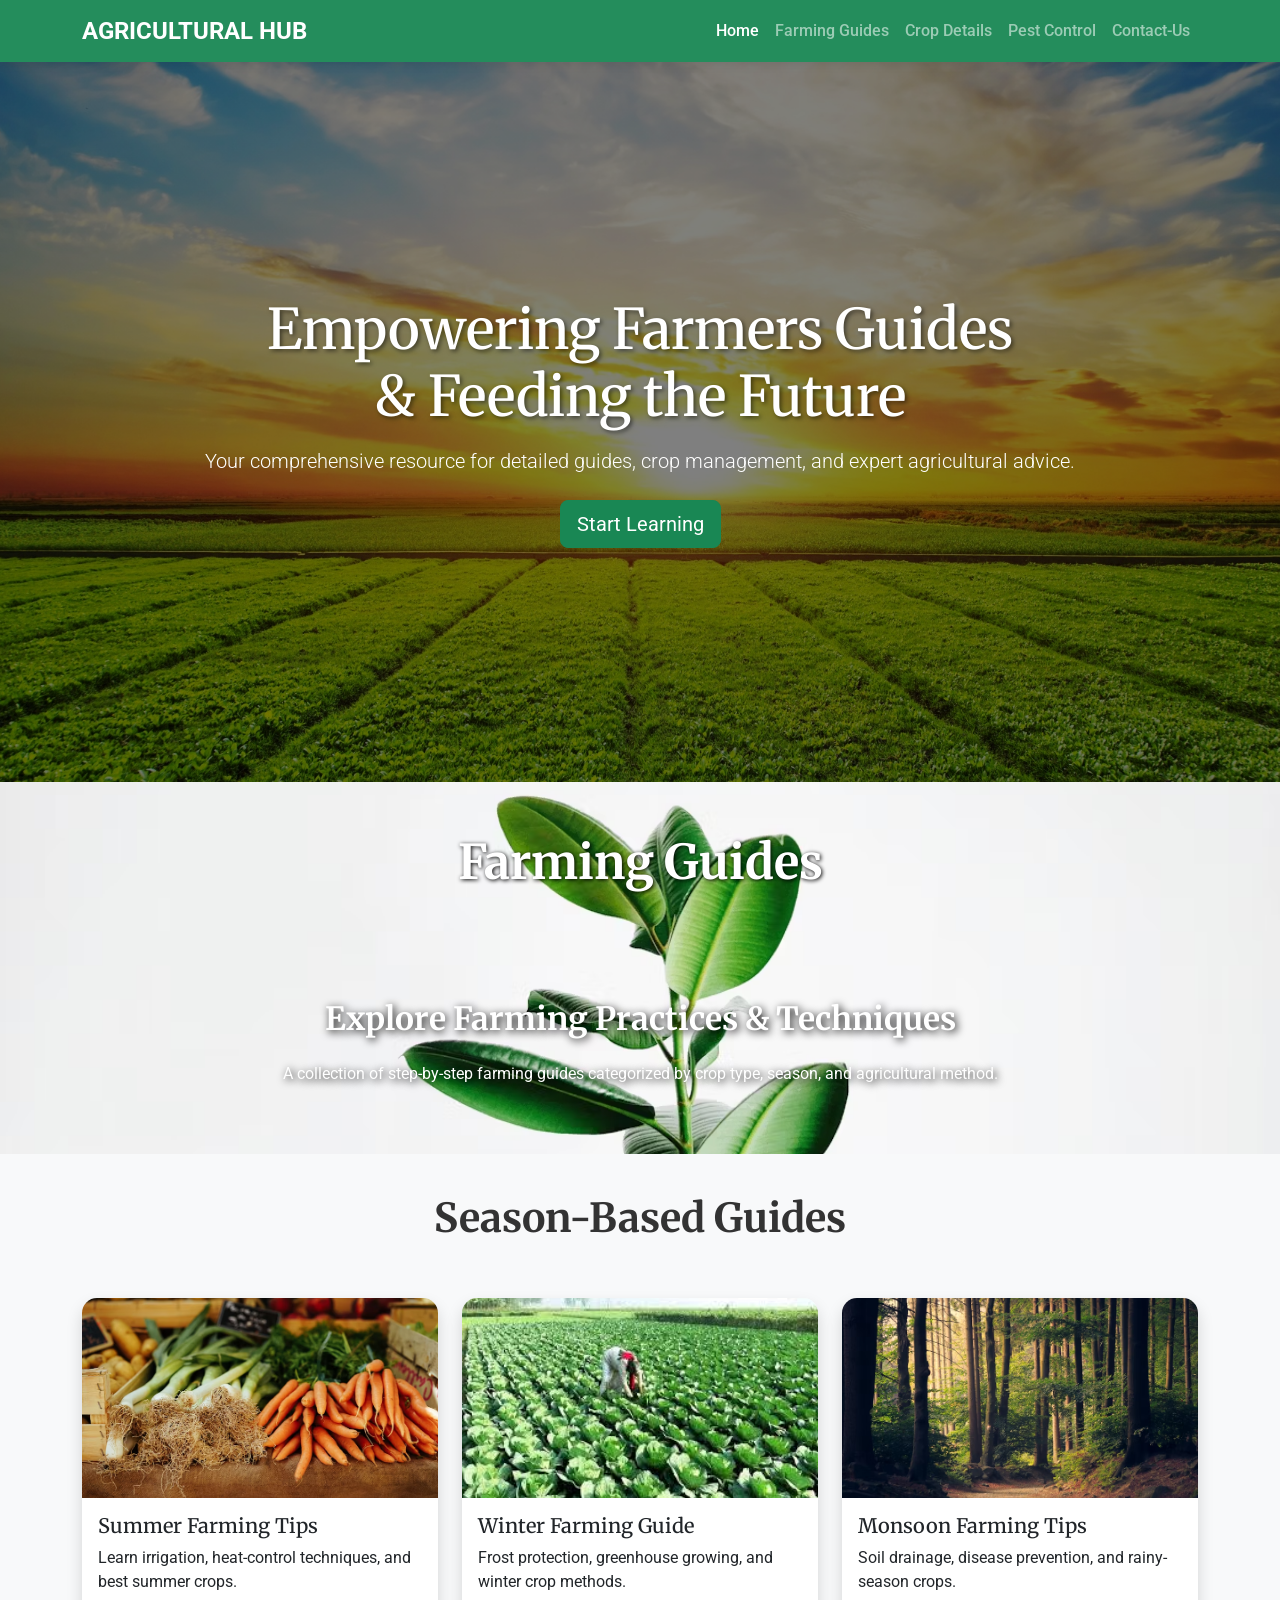
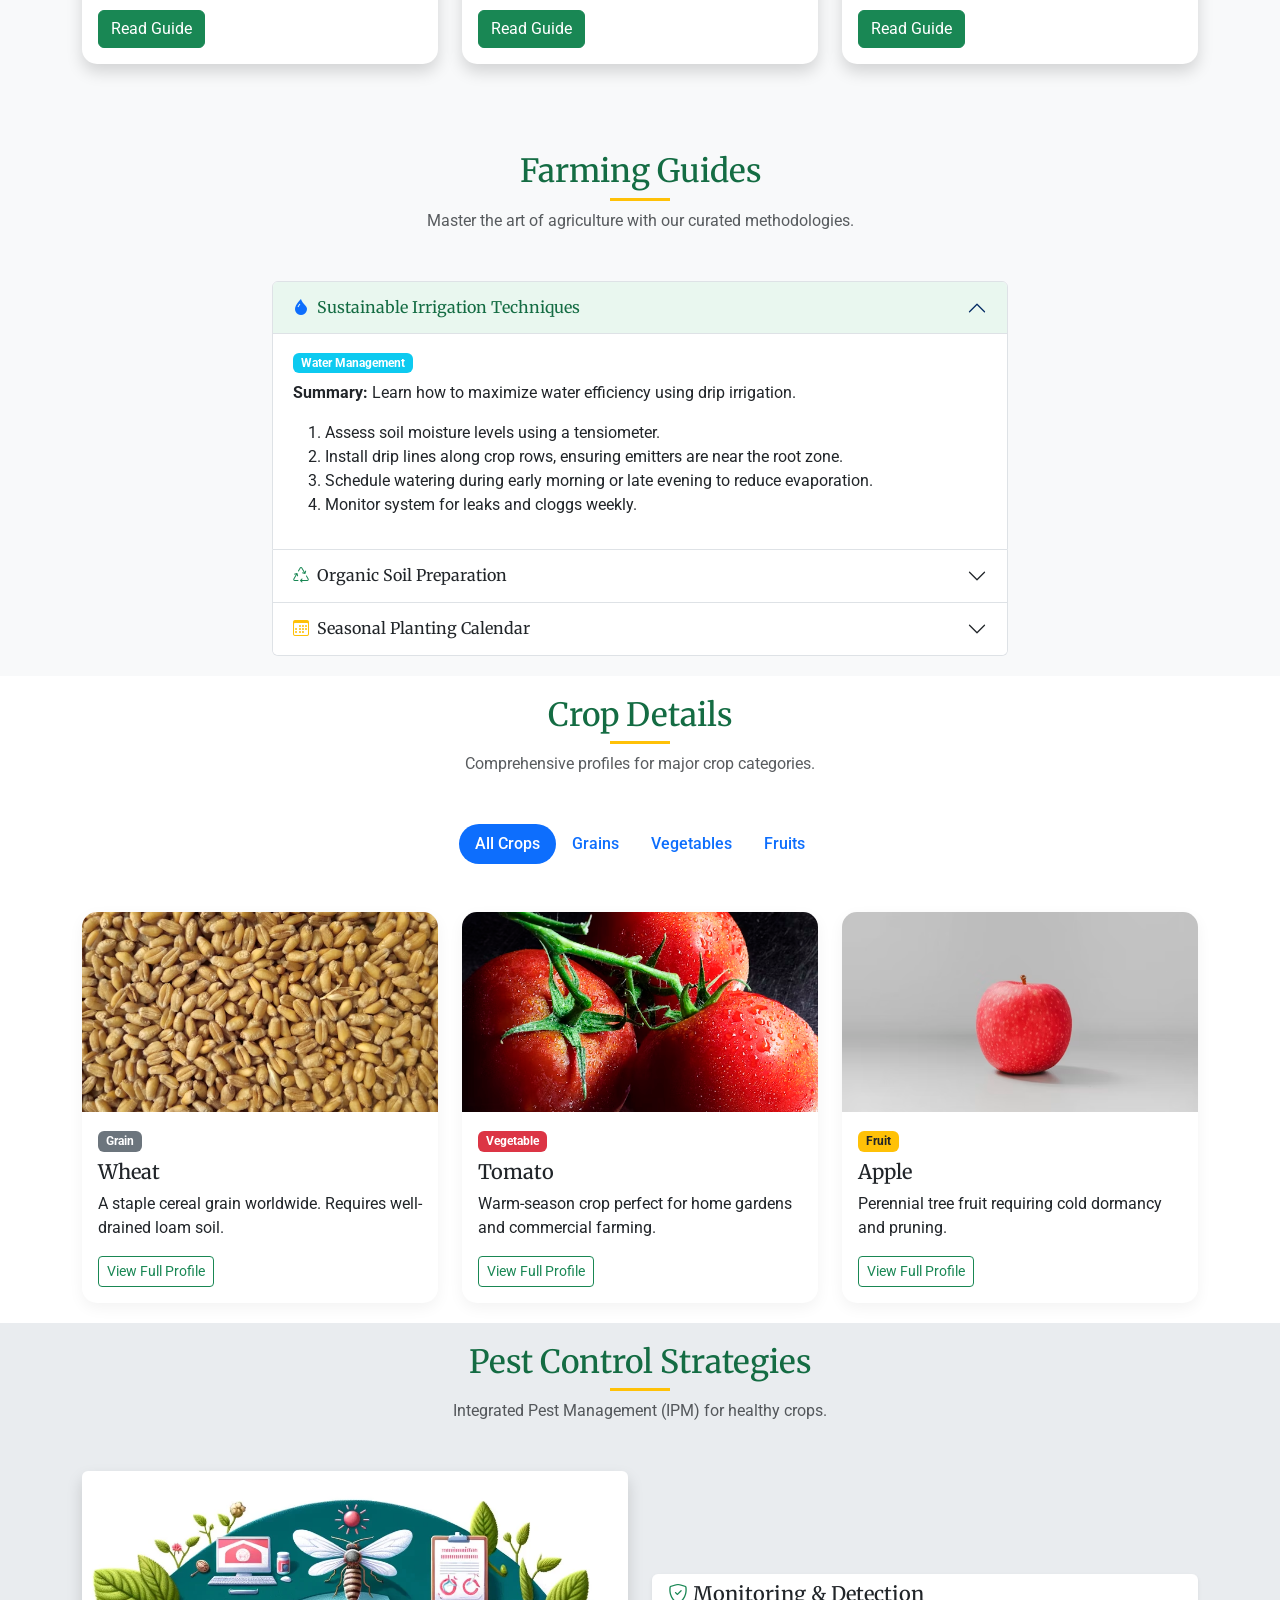
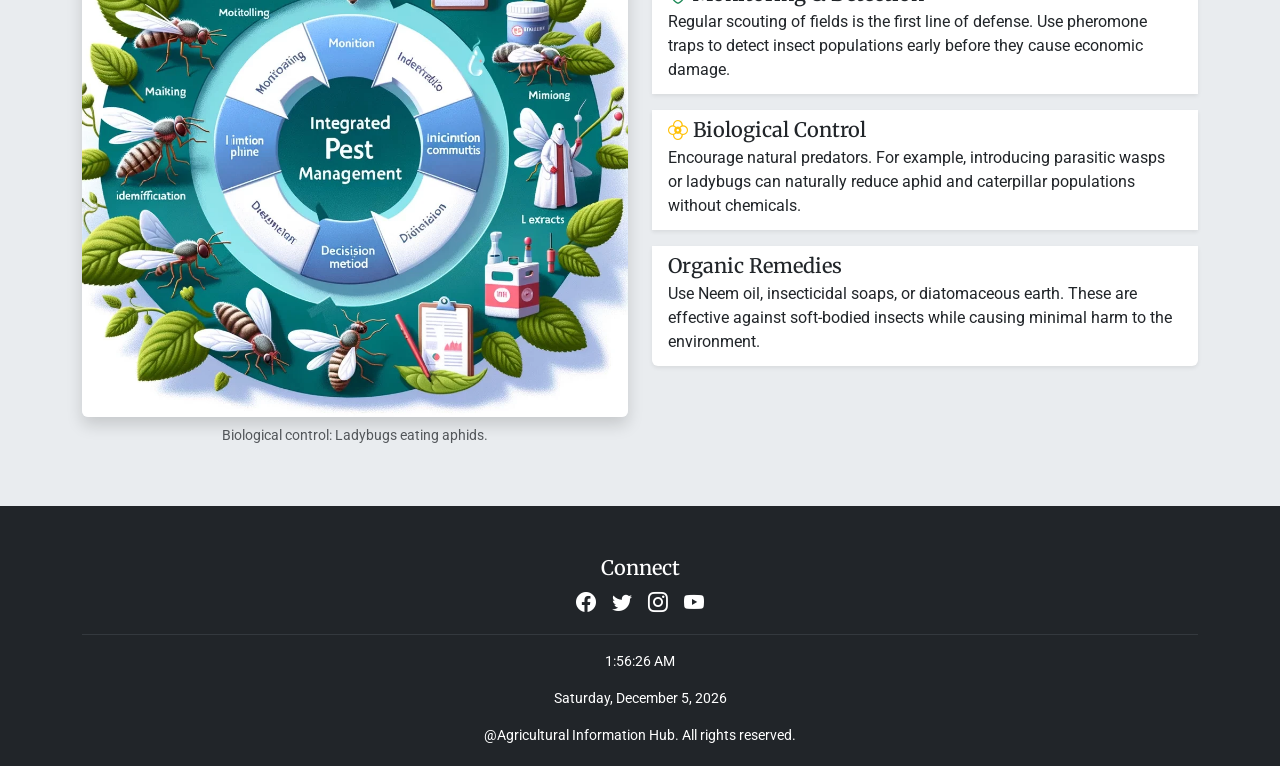
<file: index.html>
<!DOCTYPE html>
<html lang="en">
<head>
    <meta charset="UTF-8">
    <meta name="viewport" content="width=device-width, initial-scale=1.0">
    <title>Agricultural Information Cente</title>

    <!-- Bootstrap 5 CSS link -->
    <link
      href="https://cdn.jsdelivr.net/npm/bootstrap@5.3.2/dist/css/bootstrap.min.css"
      rel="stylesheet"
    />
    <!-- Bootstrap 5 CSS link end -->

    <!-- Bootstrap Icons link -->
    <link
      rel="stylesheet"
      href="https://cdn.jsdelivr.net/npm/bootstrap-icons@1.11.1/font/bootstrap-icons.css"
    />
    <!-- Bootstrap Icons link end -->

    <!-- Google Fonts link -->
    <link
      href="https://fonts.googleapis.com/css2?family=Roboto:wght@300;400;500;700&family=Merriweather:wght@400;700&display=swap"
      rel="stylesheet"
    />
    <!-- Google Fonts link end -->

    <!-- css lin -->
     <link rel="stylesheet" href="css/style.css">
    <!-- css link end -->
</head>
<body data-bs-spy="scroll" data-bs-target="#main-nav" data-bs-offset="100">
    <!-- Navigation -->
    <nav class="navbar navbar-expand-lg navbar-dark fixed-top" id="main-nav">
      <div class="container">
        <a class="navbar-brand" href="#">AGRICULTURAL HUB</a>
        <button class="navbar-toggler" type="button" data-bs-toggle="collapse" data-bs-target="#navbarNav">
          <span class="navbar-toggler-icon"></span>
        </button>
        <div class="collapse navbar-collapse" id="navbarNav">
          <ul class="navbar-nav ms-auto">
            <li class="nav-item">
              <a class="nav-link active" href="./index.html">Home</a>
            </li>
            <li class="nav-item">
              <a class="nav-link" href="Farming-Guides.html">Farming Guides</a>
            </li>
            <li class="nav-item">
              <a class="nav-link" href="Crop-details.html">Crop Details</a>
            </li>
            <li class="nav-item">
              <a class="nav-link" href="Pest-Control-Strategies.html">Pest Control</a>
            </li>
            <li class="nav-item">
              <a class="nav-link" href="Contact-us.html">Contact-Us</a>
            </li>
          </ul>
        </div>
      </div>
    </nav>
    <!-- Navigation end -->

    <!-- Hero Section -->
    <header id="home" class="hero-section">
      <div class="container hero-content">
        <h1>Empowering Farmers Guides <br />  & Feeding the Future</h1>
        <p class="lead mb-4">Your comprehensive resource for detailed guides, crop management, and expert agricultural advice.</p>
        <div class="d-flex justify-content-center gap-3">
          <a href="#guides" class="btn btn-lg btn-success">Start Learning</a>
        </div>
      </div>
    </header>
    <!-- Hero Section End -->

    <!-- Farming Guides -->
    <div class="farming-top">
      <div class="page-header">
        <h1 class="fw-bold display-5">Farming Guides</h1>
      </div>
      <div class="data my-5">
        <h2 class="fw-bold text-center mb-4">Explore Farming Practices & Techniques</h2>
        <p class="text-center mb-5">A collection of step-by-step farming guides categorized by crop type, season, and agricultural method.
        </p>
      </div>
    </div>
    <div class="cad-head">
      <h4 class="fw-bold mb-3">Season-Based Guides</h4>
    </div>
    <section class="card-section">
      <div class="container">
        <div class="row g-4 mb-5">
          <div class="col-md-4">
            <div class="card shadow guide-card">
              <img src="img/photo1.avif" class="card-img-top" alt="">
              <div class="card-body">
                <h5 class="card-title">Summer Farming Tips</h5>
                <p>Learn irrigation, heat-control techniques, and best summer crops.</p>
                <a href="#" class="btn btn-success">Read Guide</a>
              </div>
            </div>
          </div>
          <div class="col-md-4">
            <div class="card shadow guide-card">
              <img src="img/images (1).jpeg"  class="card-img-top" alt="">
              <div class="card-body">
                <h5 class="card-title">Winter Farming Guide</h5>
                <p>Frost protection, greenhouse growing, and winter crop methods.</p>
                <a href="#" class="btn btn-success">Read Guide</a>
              </div>
            </div>
          </div>
          <div class="col-md-4">
            <div class="card shadow guide-card">
              <img src="img/photo2.avif" class="card-img-top" alt="">
              <div class="card-body">
                <h5 class="card-title">Monsoon Farming Tips</h5>
                <p>Soil drainage, disease prevention, and rainy-season crops.</p>
                <a href="#" class="btn btn-success">Read Guide</a>
              </div>
            </div>
          </div>
        </div>
      </div>
    </section>
    <!-- Farming Guides end -->

    <!-- Guides section -->
    <section id="guides">
      <div class="container">
        <div class="section-header">
          <h2>Farming Guides</h2>
          <p class="text-muted">Master the art of agriculture with our curated methodologies.</p>
        </div>
        <div class="row">
          <div class="col-lg-8 mx-auto">
            <div class="accordion" id="guidesAccordion">
              <!-- Guide 1 -->
              <div class="accordion-item">
                <h2 class="accordion-header">
                  <button class="accordion-button"type="button"data-bs-toggle="collapse"data-bs-target="#guide1">
                    <i class="bi bi-droplet-fill me-2 text-primary"></i>
                    Sustainable Irrigation Techniques
                  </button>
                </h2>
                <div
                  id="guide1"
                  class="accordion-collapse collapse show"
                  data-bs-parent="#guidesAccordion"
                >
                  <div class="accordion-body">
                    <span class="badge bg-info mb-2">Water Management</span>
                    <p>
                      <strong>Summary:</strong> Learn how to maximize water
                      efficiency using drip irrigation.
                    </p>
                    <ol>
                      <li>Assess soil moisture levels using a tensiometer.</li>
                      <li>
                        Install drip lines along crop rows, ensuring emitters
                        are near the root zone.
                      </li>
                      <li>
                        Schedule watering during early morning or late evening
                        to reduce evaporation.
                      </li>
                      <li>Monitor system for leaks and cloggs weekly.</li>
                    </ol>
                  </div>
                </div>
              </div>

              <!-- Guide 2 -->
              <div class="accordion-item">
                <h2 class="accordion-header">
                  <button
                    class="accordion-button collapsed"
                    type="button"
                    data-bs-toggle="collapse"
                    data-bs-target="#guide2"
                  >
                    <i class="bi bi-recycle me-2 text-success"></i> Organic Soil
                    Preparation
                  </button>
                </h2>
                <div
                  id="guide2"
                  class="accordion-collapse collapse"
                  data-bs-parent="#guidesAccordion"
                >
                  <div class="accordion-body">
                    <span class="badge bg-success mb-2">Soil Health</span>
                    <p>
                      <strong>Summary:</strong> Preparing nutrient-rich soil
                      without synthetic chemicals.
                    </p>
                    <ol>
                      <li>Test soil pH and nutrient levels.</li>
                      <li>
                        Apply compost or well-rotted manure (2-3 inches top
                        layer).
                      </li>
                      <li>
                        Practice crop rotation to prevent nutrient depletion.
                      </li>
                      <li>
                        Use cover crops (like clover) during off-seasons to fix
                        nitrogen.
                      </li>
                    </ol>
                  </div>
                </div>
              </div>
    
              <!-- Guide 3 -->
              <div class="accordion-item">
                <h2 class="accordion-header">
                  <button
                    class="accordion-button collapsed"
                    type="button"
                    data-bs-toggle="collapse"
                    data-bs-target="#guide3"
                  >
                    <i class="bi bi-calendar3 me-2 text-warning"></i> Seasonal
                    Planting Calendar
                  </button>
                </h2>
                <div
                  id="guide3"
                  class="accordion-collapse collapse"
                  data-bs-parent="#guidesAccordion"
                >
                  <div class="accordion-body">
                    <span class="badge bg-warning text-dark mb-2"
                      >Planning</span
                    >
                    <p>Understanding when to plant is crucial for yield.</p>
                    <ul>
                      <li>
                        <strong>Spring:</strong> Leafy greens, peas, radishes.
                      </li>
                      <li>
                        <strong>Summer:</strong> Tomatoes, peppers, corn,
                        melons.
                      </li>
                      <li>
                        <strong>Fall:</strong> Root vegetables, garlic, winter
                        wheat.
                      </li>
                    </ul>
                  </div>
                </div>
              </div>
            </div>
          </div>
        </div>
      </div>
    </section>
    <!-- Farming Guides Section End -->

    <!-- Crop Details Section -->
    <section id="crops" class="bg-white">
      <div class="container">
        <div class="section-header">
          <h2>Crop Details</h2>
          <p class="text-muted">
            Comprehensive profiles for major crop categories.
          </p>
        </div>

        <!-- Crop Filter Tabs -->
        <ul
          class="nav nav-pills justify-content-center mb-5"
          id="pills-tab"
          role="tablist"
        >
          <li class="nav-item" role="presentation">
            <button
              class="nav-link active rounded-pill"
              id="all-tab"
              data-bs-toggle="pill"
              data-bs-target="#pills-all"
              type="button"
            >
              All Crops
            </button>
          </li>
          <li class="nav-item" role="presentation">
            <button
              class="nav-link rounded-pill"
              id="grains-tab"
              data-bs-toggle="pill"
              data-bs-target="#pills-grains"
              type="button"
            >
              Grains
            </button>
          </li>
          <li class="nav-item" role="presentation">
            <button
              class="nav-link rounded-pill"
              id="fruits-tab"
              data-bs-toggle="pill"
              data-bs-target="#pills-fruits"
              type="button"
            >
              Vegetables
            </button>
          </li>
          <li class="nav-item" role="presentation">
            <button
              class="nav-link rounded-pill"
              id="veg-tab"
              data-bs-toggle="pill"
              data-bs-target="#pills-veg"
              type="button"
            >
              Fruits 
            </button>
          </li>
        </ul>

        <!-- Crop Content -->
        <div class="tab-content" id="pills-tabContent">
          <!-- All/Mixed View -->
          <div class="tab-pane fade show active" id="pills-all">
            <div class="row g-4">
              <!-- Wheat Card -->
              <div class="col-md-4">
                <div class="card h-100">
                  <img
                    src="img/photo3.avif"
                    class="card-img-top"
                    alt="Wheat"
                  />
                  <div class="card-body">
                    <span class="badge bg-secondary mb-2">Grain</span>
                    <h5 class="card-title">Wheat</h5>
                    <p class="card-text">
                      A staple cereal grain worldwide. Requires well-drained
                      loam soil.
                    </p>
                    <button
                      class="btn btn-outline-success btn-sm"
                      data-bs-toggle="modal"
                      data-bs-target="#wheatModal"
                    >
                      View Full Profile
                    </button>
                  </div>
                </div>
              </div>

              <!-- Tomato Card -->
              <div class="col-md-4">
                <div class="card h-100">
                  <img
                    src="img/photo4.avif"
                    class="card-img-top"
                    alt="Tomato"
                  />
                  <div class="card-body">
                    <span class="badge bg-danger mb-2">Vegetable</span>
                    <h5 class="card-title">Tomato</h5>
                    <p class="card-text">
                      Warm-season crop perfect for home gardens and commercial
                      farming.
                    </p>
                    <button
                      class="btn btn-outline-success btn-sm"
                      data-bs-toggle="modal"
                      data-bs-target="#tomatoModal"
                    >
                      View Full Profile
                    </button>
                  </div>
                </div>
              </div>

              <!-- Apple Card -->
              <div class="col-md-4">
                <div class="card h-100">
                  <img
                    src="img/photo5.avif"
                    class="card-img-top"
                    alt="Apple"
                  />
                  <div class="card-body">
                    <span class="badge bg-warning text-dark mb-2">Fruit</span>
                    <h5 class="card-title">Apple</h5>
                    <p class="card-text">
                      Perennial tree fruit requiring cold dormancy and pruning.
                    </p>
                    <button
                      class="btn btn-outline-success btn-sm"
                      data-bs-toggle="modal"
                      data-bs-target="#appleModal"
                    >
                      View Full Profile
                    </button>
                  </div>
                </div>
              </div>
            </div>
          </div>

          <!-- Note: Additional tab panes (grains, fruits, veg) would filter the above content in a real backend app. For this static demo, 'All' shows examples. -->
          <div class="tab-pane fade" id="pills-grains">
            <div class="alert alert-light text-center">
              <div class="row g-4">
                <!-- Wheat Card -->
                <div class="col-md-4">
                  <div class="card h-100">
                    <img
                      src="img/img3.webp"
                      class="card-img-top"
                      alt="wild rice"
                    />
                    <div class="card-body">
                      <span class="badge bg-secondary mb-2">Grain</span>
                      <h5 class="card-title">Wild rice</h5>
                      <p class="card-text">
                        Wild rice, also called manoomin, mnomen, psíŋ, Canada rice, Indian rice, or water oats.
                      </p>
                      <button
                        class="btn btn-outline-success btn-sm"
                        data-bs-toggle="modal"
                        data-bs-target="#wheatModal"
                      >
                        View Full Profile
                      </button>
                    </div>
                  </div>
                </div>

                <!-- Tomato Card -->
                <div class="col-md-4">
                  <div class="card h-100">
                    <img
                      src="img/img2.webp"
                      class="card-img-top"
                      alt="Oat"
                    />
                    <div class="card-body">
                      <span class="badge bg-danger mb-2">Grain</span>
                      <h5 class="card-title">Oat</h5>
                      <p class="card-text">
                        The oat, sometimes called the common oat, is a species which is known by the same name.
                      </p>
                      <button
                        class="btn btn-outline-success btn-sm"
                        data-bs-toggle="modal"
                        data-bs-target="#tomatoModal"
                      >
                        View Full Profile
                      </button>
                    </div>
                  </div>
                </div>

                <!-- Apple Card -->
                <div class="col-md-4">
                  <div class="card h-100">
                    <img
                      src="img/img1.webp"
                      class="card-img-top"
                      alt="Maize"
                    />
                    <div class="card-body">
                      <span class="badge bg-warning text-dark mb-2">Grain</span>
                      <h5 class="card-title">Maize</h5>
                      <p class="card-text">
                        Maize, also known as corn in North American English, is a tall stout grass that produces cereal grain.
                      </p>
                      <button
                        class="btn btn-outline-success btn-sm"
                        data-bs-toggle="modal"
                        data-bs-target="#appleModal"
                      >
                        View Full Profile
                      </button>
                    </div>
                  </div>
                </div>
              </div>
            </div>
          </div>
          <div class="tab-pane fade" id="pills-fruits">
            <div class="alert alert-light text-center">
              <div class="row g-4">
                <!-- Wheat Card -->
                <div class="col-md-4">
                  <div class="card h-100">
                    <img
                      src="img/img4.jpg"
                      class="card-img-top"
                      alt="Carrot"
                    />
                    <div class="card-body">
                      <span class="badge bg-secondary mb-2">Vegetable</span>
                      <h5 class="card-title">Carrot</h5>
                      <p class="card-text">
                       A carrot is an edible, typically orange root that is crunchy, nutritious, and versatile.
                      </p>
                      <button
                        class="btn btn-outline-success btn-sm"
                        data-bs-toggle="modal"
                        data-bs-target="#wheatModal"
                      >
                        View Full Profile
                      </button>
                    </div>
                  </div>
                </div>

                <!-- Tomato Card -->
                <div class="col-md-4">
                  <div class="card h-100">
                    <img
                      src="img/img4.webp"
                      class="card-img-top"
                      alt="Broccoli"
                    />
                    <div class="card-body">
                      <span class="badge bg-danger mb-2">Vegetable</span>
                      <h5 class="card-title">Broccoli</h5>
                      <p class="card-text">
                        Broccoli is an edible green plant in the cabbage family head as a vegetable.
                      </p>
                      <button
                        class="btn btn-outline-success btn-sm"
                        data-bs-toggle="modal"
                        data-bs-target="#tomatoModal"
                      >
                        View Full Profile
                      </button>
                    </div>
                  </div>
                </div>

                <!-- Apple Card -->
                <div class="col-md-4">
                  <div class="card h-100">
                    <img
                      src="img/img5.webp"
                      class="card-img-top"
                      alt="Lettuce"
                    />
                    <div class="card-body">
                      <span class="badge bg-warning text-dark mb-2">Vegetable</span>
                      <h5 class="card-title"> Lettuce</h5>
                      <p class="card-text">
                        Lettuce is an annual plant of the family Asteraceae mostly grown as a leaf vegetable.
                      </p>
                      <button
                        class="btn btn-outline-success btn-sm"
                        data-bs-toggle="modal"
                        data-bs-target="#appleModal"
                      >
                        View Full Profile
                      </button>
                    </div>
                  </div>
                </div>
              </div>
            </div>
          </div>
          <div class="tab-pane fade" id="pills-veg">
            <div class="alert alert-light text-center">
              <div class="row g-4">
                <!-- Wheat Card -->
                <div class="col-md-4">
                  <div class="card h-100">
                    <img src="img/img6.jpg" class="card-img-top" alt="pineapple">
                    <div class="card-body">
                      <span class="badge bg-secondary mb-2">Fruit</span>
                      <h5 class="card-title">pineapple</h5>
                      <p class="card-text">
                        The pineapple is a tropical significant plant in the family Bromeliaceae.
                      </p>
                      <button
                        class="btn btn-outline-success btn-sm"
                        data-bs-toggle="modal"
                        data-bs-target="#wheatModal"
                      >
                        View Full Profile
                      </button>
                    </div>
                  </div>
                </div>

                <!-- Tomato Card -->
                <div class="col-md-4">
                  <div class="card h-100">
                    <img src="img/img7.webp" class="card-img-top" alt="watermelon"/>
                    <div class="card-body">
                      <span class="badge bg-danger mb-2">Fruit</span>
                      <h5 class="card-title">watermelon</h5>
                      <p class="card-text">
                        The watermelon is a species of flowering, that has a large, edible fruit.
                      </p>
                      <button
                        class="btn btn-outline-success btn-sm"
                        data-bs-toggle="modal"
                        data-bs-target="#tomatoModal"
                      >
                        View Full Profile
                      </button>
                    </div>
                  </div>
                </div>

                <!-- Apple Card -->
                <div class="col-md-4">
                  <div class="card h-100">
                    <img src="img/img8.webp" class="card-img-top"  alt="cantaloupe" />
                    <div class="card-body">
                      <span class="badge bg-warning text-dark mb-2">Fruit</span>
                      <h5 class="card-title">cantaloupe</h5>
                      <p class="card-text">
                        The cantaloupe is a melon with sweet, aromatic, and usually orange flesh.
                      </p>
                      <button
                        class="btn btn-outline-success btn-sm"
                        data-bs-toggle="modal"
                        data-bs-target="#appleModal"
                      >
                        View Full Profile
                      </button>
                    </div>
                  </div>
                </div>
              </div>
            </div>
          </div>
        </div>
      </div>
    </section>
    <!-- Crop Details Section end -->

    <!-- Pest Control Section -->
    <section id="pests" style="background-color: #e9ecef">
      <div class="container">
        <div class="section-header">
          <h2>Pest Control Strategies</h2>
          <p class="text-muted">
            Integrated Pest Management (IPM) for healthy crops.
          </p>
        </div>

        <div class="row align-items-center">
          <div class="col-lg-6 mb-4">
            <img
              src="img/DALL.webp"
              alt="Ladybug"
              class="img-fluid rounded shadow"
            />
            <p class="text-muted text-center mt-2 small">
              Biological control: Ladybugs eating aphids.
            </p>
          </div>
          <div class="col-lg-6">
            <div class="list-group">
              <div
                class="list-group-item list-group-item-action flex-column align-items-start pest-card mb-3 shadow-sm border-0"
              >
                <div class="d-flex w-100 justify-content-between">
                  <h5 class="mb-1">
                    <i class="bi bi-shield-check text-success"></i> Monitoring &
                    Detection
                  </h5>
                </div>
                <p class="mb-1">
                  Regular scouting of fields is the first line of defense. Use
                  pheromone traps to detect insect populations early before they
                  cause economic damage.
                </p>
              </div>

              <div
                class="list-group-item list-group-item-action flex-column align-items-start pest-card mb-3 shadow-sm border-0"
              >
                <div class="d-flex w-100 justify-content-between">
                  <h5 class="mb-1">
                    <i class="bi bi-flower2 text-warning"></i> Biological
                    Control
                  </h5>
                </div>
                <p class="mb-1">
                  Encourage natural predators. For example, introducing
                  parasitic wasps or ladybugs can naturally reduce aphid and
                  caterpillar populations without chemicals.
                </p>
              </div>

              <div
                class="list-group-item list-group-item-action flex-column align-items-start pest-card mb-3 shadow-sm border-0"
              >
                <div class="d-flex w-100 justify-content-between">
                  <h5 class="mb-1">
                    <i class="bi bi-spray-bottle text-danger"></i> Organic
                    Remedies
                  </h5>
                </div>
                <p class="mb-1">
                  Use Neem oil, insecticidal soaps, or diatomaceous earth. These
                  are effective against soft-bodied insects while causing
                  minimal harm to the environment.
                </p>
              </div>
            </div>
          </div>
        </div>
      </div>
    </section>
    <!-- Pest Control Section end -->

    <!-- Footer -->
    <footer>
      <div class="container">
        <div class="row">
          <div class="col-lg-12 text-center">
            <h5>Connect</h5>
            <div class="d-flex gap-3 justify-content-center">
              <a href="https://www.facebook.com/" target="_blank" class="text-white"
                ><i class="bi bi-facebook fs-5"></i
              ></a>
              <a href="https://x.com/" target="_blank" class="text-white"
                ><i class="bi bi-twitter fs-5"></i
              ></a>
              <a href="https://www.instagram.com/accounts/login/?hl=en" target="_blank" class="text-white"
                ><i class="bi bi-instagram fs-5"></i
              ></a>
              <a href="https://www.youtube.com/watch?v=I6D8RM7jjng" target="_blank" class="text-white"
                ><i class="bi bi-youtube fs-5"></i
              ></a>
            </div>
          </div>
        </div>
        <hr class="border-secondary" />
        <div class="text-center small">
          <p id="demo"></p>
          <p id="bemo"></p>
          <a href="#" class="text-decoration-none text-white">@Agricultural Information Hub. All rights reserved.</a> 
        </div>
      </div>
    </footer>
    <!-- Footer end -->

    <!-- Bootstrap JS -->
    <script src="https://cdn.jsdelivr.net/npm/bootstrap@5.3.2/dist/js/bootstrap.bundle.min.js"></script>
    <!-- Bootstrap JS end -->
     <script src="js/main.js"></script>
    
</body>
</html>
</file>
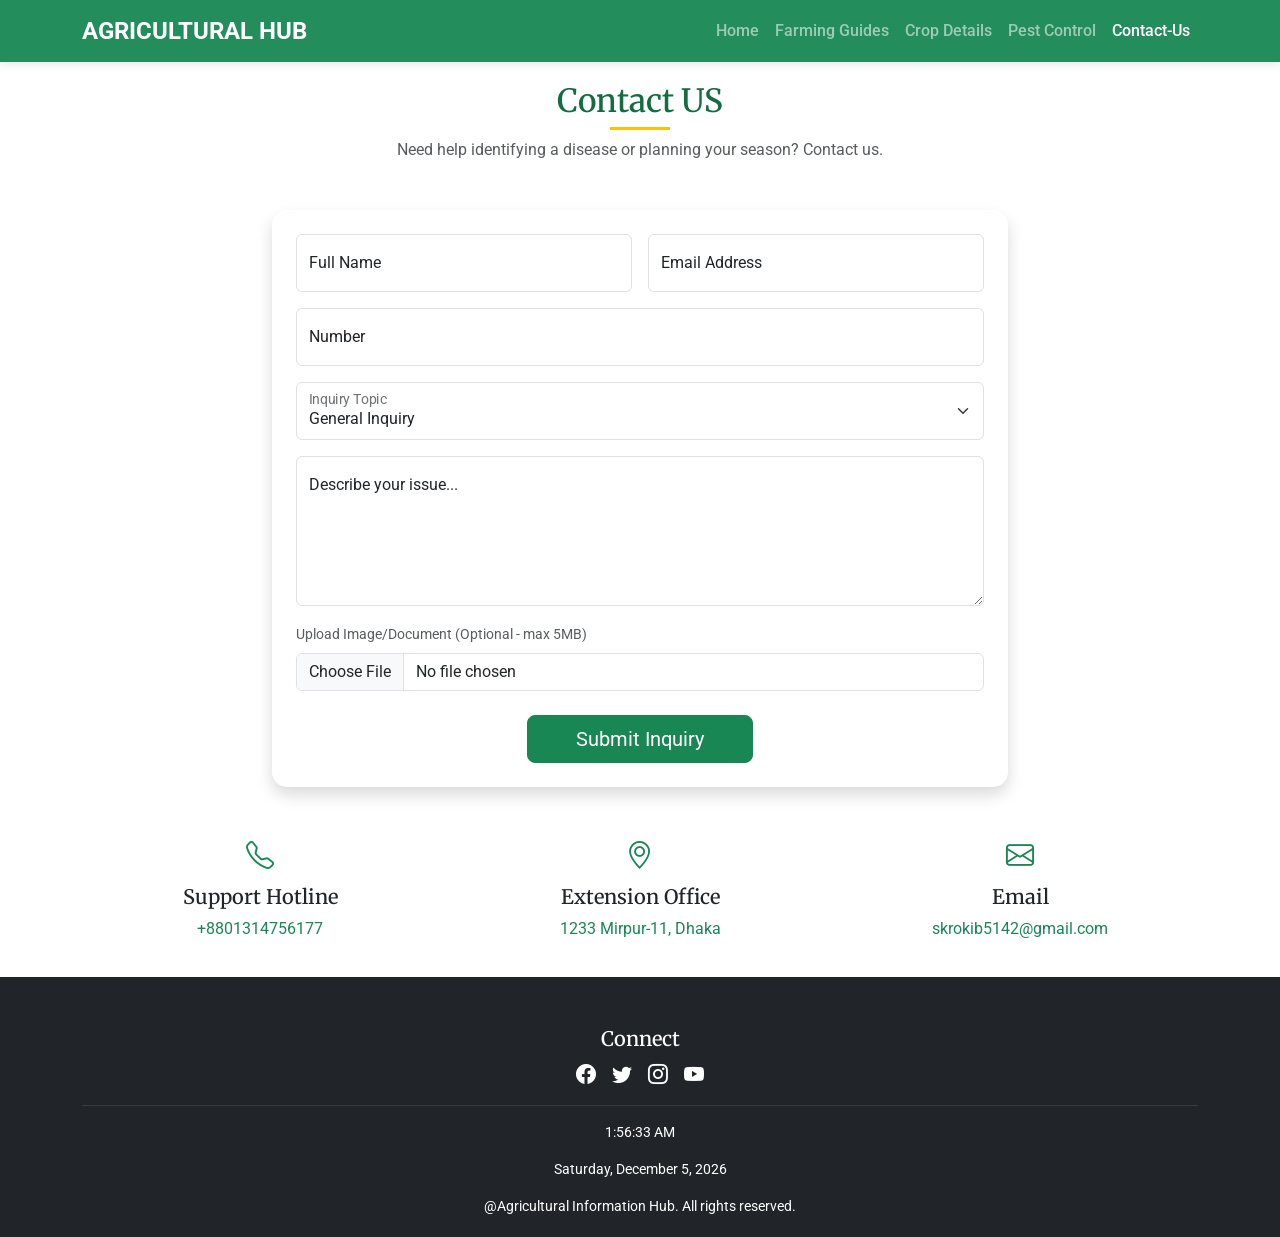
<file: Contact-us.html>
<!DOCTYPE html>
<html lang="en">
<head>
  <meta charset="UTF-8">
  <meta name="viewport" content="width=device-width, initial-scale=1.0">
  <title>Contact-us</title>
  <!-- Bootstrap 5 CSS link -->
    <link
      href="https://cdn.jsdelivr.net/npm/bootstrap@5.3.2/dist/css/bootstrap.min.css"
      rel="stylesheet"
    />
    <!-- Bootstrap 5 CSS link end -->

    <!-- Bootstrap Icons link -->
    <link
      rel="stylesheet"
      href="https://cdn.jsdelivr.net/npm/bootstrap-icons@1.11.1/font/bootstrap-icons.css"
    />
    <!-- Bootstrap Icons link end -->

    <!-- Google Fonts link -->
    <link
      href="https://fonts.googleapis.com/css2?family=Roboto:wght@300;400;500;700&family=Merriweather:wght@400;700&display=swap"
      rel="stylesheet"
    />
    <!-- Google Fonts link end -->

    <!-- css lin -->
     <link rel="stylesheet" href="css/style.css">
    <!-- css link end -->
</head>
<body data-bs-spy="scroll" data-bs-target="#main-nav" data-bs-offset="100">
  <!-- Navigation -->
  <nav class="navbar navbar-expand-lg navbar-dark fixed-top" id="main-nav">
    <div class="container">
      <a class="navbar-brand" href="#">AGRICULTURAL HUB</a>
      <button class="navbar-toggler" type="button" data-bs-toggle="collapse" data-bs-target="#navbarNav">
        <span class="navbar-toggler-icon"></span>
      </button>
      <div class="collapse navbar-collapse" id="navbarNav">
        <ul class="navbar-nav ms-auto">
          <li class="nav-item">
            <a class="nav-link" href="index.html">Home</a>
          </li>
          <li class="nav-item">
            <a class="nav-link" href="Farming-Guides.html">Farming Guides</a>
          </li>
          <li class="nav-item">
            <a class="nav-link" href="Crop-details.html">Crop Details</a>
          </li>
          <li class="nav-item">
            <a class="nav-link" href="Pest-Control-Strategies.html">Pest Control</a>
          </li>
          <li class="nav-item">
            <a class="nav-link active" href="Contact-us.html">Contact-Us</a>
          </li>
        </ul>
      </div>
    </div>
  </nav>
  <!-- Navigation end -->

  <!-- Contact Section -->
    <section id="contact" class="contact-section">
      <div class="container">
        <div class="section-header">
          <h2>Contact US</h2>
          <p class="text-muted">
            Need help identifying a disease or planning your season? Contact us.
          </p>
        </div>

        <div class="row justify-content-center">
          <div class="col-lg-8">
            <div class="card p-4 shadow border-0">
              <form
                id="contactForm"
                onsubmit="event.preventDefault(); alert('Thank you! An agricultural expert will review your inquiry and reply shortly.');"
              >
                <div class="row g-3">
                  <div class="col-md-6">
                    <div class="form-floating">
                      <input
                        type="text"
                        class="form-control"
                        id="name"
                        placeholder="Your Name"
                        required
                      />
                      <label for="name">Full Name</label>
                    </div>
                  </div>
                  <div class="col-md-6">
                    <div class="form-floating">
                      <input
                        type="email"
                        class="form-control"
                        id="email"
                        placeholder="name@example.com"
                        required
                      />
                      <label for="email">Email Address</label>
                    </div>
                  </div>
                  <div class="col-md-12">
                    <div class="form-floating">
                      <input
                        type="tel"
                        class="form-control"
                        id="phone"
                        placeholder="+8801314756177"
                        required
                      />
                      <label for="number">Number</label>
                    </div>
                  </div>

                  <div class="col-12">
                    <div class="form-floating">
                      <select class="form-select" id="topic">
                        <option selected>General Inquiry</option>
                        <option value="1">Pest Identification</option>
                        <option value="2">Crop Disease</option>
                        <option value="3">Soil Health</option>
                      </select>
                      <label for="topic">Inquiry Topic</label>
                    </div>
                  </div>

                  <div class="col-12">
                    <div class="form-floating">
                      <textarea
                        class="form-control"
                        placeholder="Leave a message here"
                        id="message"
                        style="height: 150px"
                        required
                      ></textarea>
                      <label for="message">Describe your issue...</label>
                    </div>
                  </div>

                  <div class="col-12">
                    <label for="fileUpload" class="form-label text-muted small"
                      >Upload Image/Document (Optional - max 5MB)</label
                    >
                    <input class="form-control" type="file" id="fileUpload" />
                  </div>

                  <div class="col-12 text-center mt-4">
                    <button type="submit" class="btn btn-success btn-lg px-5">
                      Submit Inquiry
                    </button>
                  </div>
                </div>
              </form>
            </div>
          </div>
        </div>

        <!-- Direct Contact Info -->
        <div class="row mt-5 text-center">
          <div class="col-md-4">
            <a href="https://www.google.com/search?q=phone+dialer+call+app&sca_esv=9370fbfcff6639a9&sxsrf=AE3TifOgLQGU4rdE4RPdr-FyAN1hyDnqMA%3A1764693176425&ei=uBQvaZ7XGc-QseMPxsLaqA4&oq=dialer+call&gs_lp=[base64]&sclient=gws-wiz-serp" class="text-decoration-none text-success"><i class="bi bi-telephone fs-3 text-success"></i></a>
            <h5 class="mt-2"> <a href="https://www.google.com/search?q=phone+dialer+call+app&sca_esv=9370fbfcff6639a9&sxsrf=AE3TifOgLQGU4rdE4RPdr-FyAN1hyDnqMA%3A1764693176425&ei=uBQvaZ7XGc-QseMPxsLaqA4&oq=dialer+call&gs_lp=[base64]&sclient=gws-wiz-serp" class="text-decoration-none text-dark">Support Hotline</a></h5>
            <p class="text-muted"><a href="https://www.google.com/search?q=phone+dialer+call+app&sca_esv=9370fbfcff6639a9&sxsrf=AE3TifOgLQGU4rdE4RPdr-FyAN1hyDnqMA%3A1764693176425&ei=uBQvaZ7XGc-QseMPxsLaqA4&oq=dialer+call&gs_lp=[base64]&sclient=gws-wiz-serp" class="text-decoration-none text-success">+8801314756177</a></p>
          </div>
          <div class="col-md-4">
            <a href="https://www.google.com/maps/@23.8018018,90.3710125,14z?entry=ttu&g_ep=EgoyMDI1MTEyMy4xIKXMDSoASAFQAw%3D%3D" class="text-decoration-none text-success"><i class="bi bi-geo-alt fs-3 text-success"></i></a>
            <h5 class="mt-2"><a href="https://www.google.com/maps/@23.8018018,90.3710125,14z?entry=ttu&g_ep=EgoyMDI1MTEyMy4xIKXMDSoASAFQAw%3D%3D" class="text-decoration-none text-dark">Extension Office</a></h5>
            <p class="text-muted"><a href="https://www.google.com/maps/@23.8018018,90.3710125,14z?entry=ttu&g_ep=EgoyMDI1MTEyMy4xIKXMDSoASAFQAw%3D%3D" class="text-decoration-none text-success" >1233 Mirpur-11, Dhaka</a></p>
          </div>
          <div class="col-md-4">
            <a href="https://www.email.com/" class="text-decoration-none text-success"><i class="bi bi-envelope fs-3 text-success"></i></a>
            <h5 class="mt-2"><a href="https://www.email.com/" class="text-decoration-none text-dark">Email</a></h5>
            <p class="text-muted"><a href="https://www.email.com/" class="text-decoration-none text-success">skrokib5142@gmail.com</a></p>
          </div>
        </div>
      </div>
    </section>
    <!-- Contact Section end -->
   
  <!-- Footer -->
    <footer>
      <div class="container">
        <div class="row">
          <div class="col-lg-12 text-center">
            <h5>Connect</h5>
            <div class="d-flex gap-3 justify-content-center">
              <a href="https://www.facebook.com/" target="_blank" class="text-white"
                ><i class="bi bi-facebook fs-5"></i
              ></a>
              <a href="https://x.com/" target="_blank" class="text-white"
                ><i class="bi bi-twitter fs-5"></i
              ></a>
              <a href="https://www.instagram.com/accounts/login/?hl=en" target="_blank" class="text-white"
                ><i class="bi bi-instagram fs-5"></i
              ></a>
              <a href="https://www.youtube.com/watch?v=I6D8RM7jjng" target="_blank" class="text-white"
                ><i class="bi bi-youtube fs-5"></i
              ></a>
            </div>
          </div>
        </div>
        <hr class="border-secondary" />
        <div class="text-center small">
          <p id="demo"></p>
          <p id="bemo"></p>
          <a href="#" class="text-decoration-none text-white">@Agricultural Information Hub. All rights reserved.</a> 
        </div>
      </div>
    </footer>
    <!-- Footer end -->

    <!-- Bootstrap JS -->
    <script src="https://cdn.jsdelivr.net/npm/bootstrap@5.3.2/dist/js/bootstrap.bundle.min.js"></script>
    <!-- Bootstrap JS end -->
     <script src="js/main.js"></script>
</body>
</html>
</file>
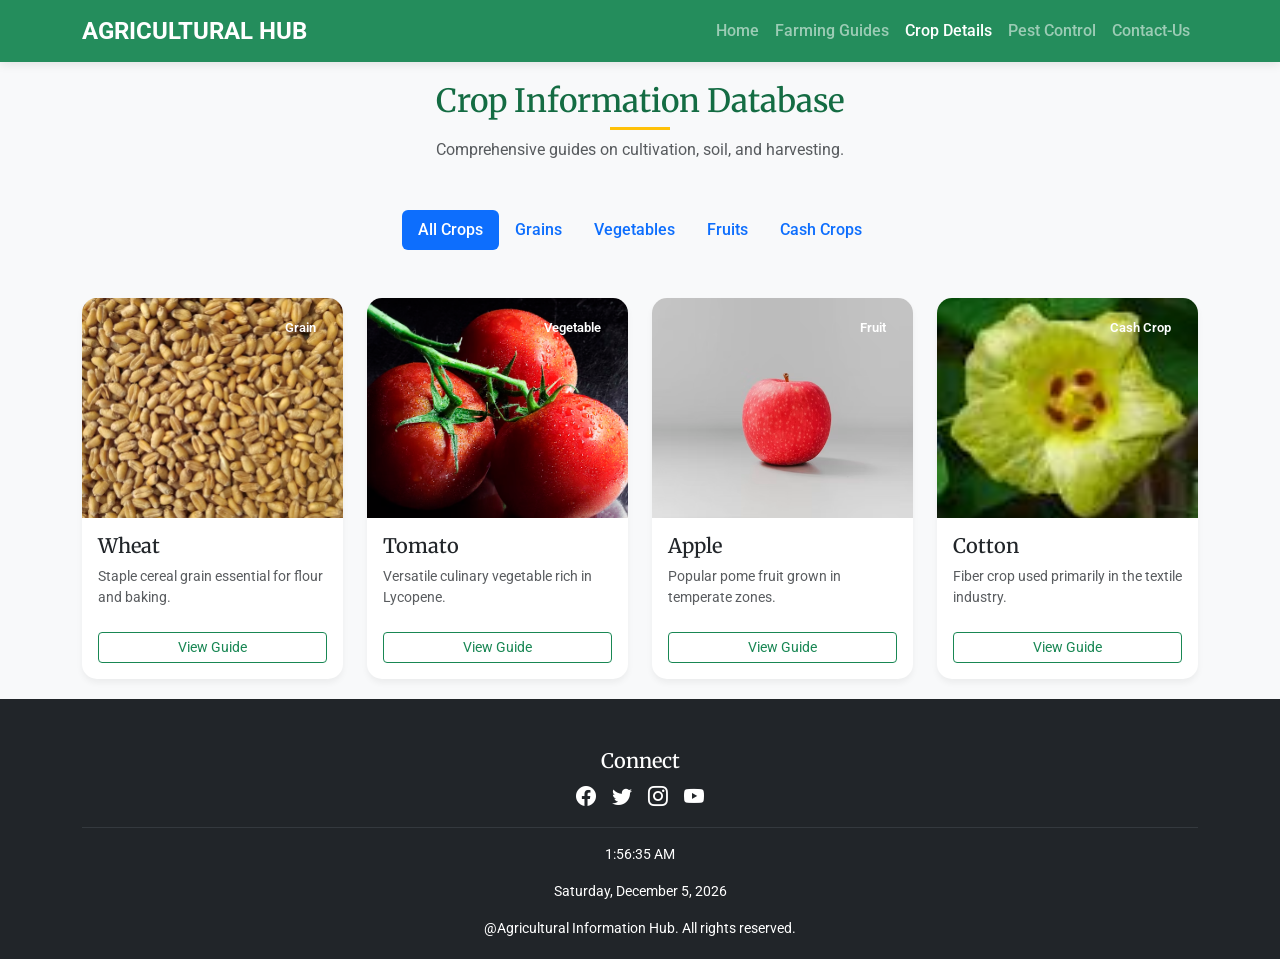
<file: Crop-details.html>
<!DOCTYPE html>
<html lang="en">
<head>
  <meta charset="UTF-8">
  <meta name="viewport" content="width=device-width, initial-scale=1.0">
  <title>Crop-details</title>
  <!-- Bootstrap 5 CSS link -->
    <link
      href="https://cdn.jsdelivr.net/npm/bootstrap@5.3.2/dist/css/bootstrap.min.css"
      rel="stylesheet"
    />
    <!-- Bootstrap 5 CSS link end -->

    <!-- Bootstrap Icons link -->
    <link
      rel="stylesheet"
      href="https://cdn.jsdelivr.net/npm/bootstrap-icons@1.11.1/font/bootstrap-icons.css"
    />
    <!-- Bootstrap Icons link end -->

    <!-- Google Fonts link -->
    <link
      href="https://fonts.googleapis.com/css2?family=Roboto:wght@300;400;500;700&family=Merriweather:wght@400;700&display=swap"
      rel="stylesheet"
    />
    <!-- Google Fonts link end -->

    <!-- css lin -->
     <link rel="stylesheet" href="css/style.css">
    <!-- css link end -->
</head>
<body data-bs-spy="scroll" data-bs-target="#main-nav" data-bs-offset="100">
  <!-- Navigation -->
  <nav class="navbar navbar-expand-lg navbar-dark fixed-top" id="main-nav">
    <div class="container">
      <a class="navbar-brand" href="#">AGRICULTURAL HUB</a>
      <button class="navbar-toggler" type="button" data-bs-toggle="collapse" data-bs-target="#navbarNav">
        <span class="navbar-toggler-icon"></span>
      </button>
      <div class="collapse navbar-collapse" id="navbarNav">
        <ul class="navbar-nav ms-auto">
          <li class="nav-item">
            <a class="nav-link" href="index.html">Home</a>
          </li>
          <li class="nav-item">
            <a class="nav-link" href="Farming-Guides.html">Farming Guides</a>
          </li>
          <li class="nav-item">
            <a class="nav-link active" href="Crop-details.html">Crop Details</a>
          </li>
          <li class="nav-item">
            <a class="nav-link" href="Pest-Control-Strategies.html">Pest Control</a>
          </li>
          <li class="nav-item">
            <a class="nav-link" href="Contact-us.html">Contact-Us</a>
          </li>
        </ul>
      </div>
    </div>
  </nav>
  <!-- Navigation end -->

  <!-- CROP DETAILS SECTION -->
    <section id="crops">
      <div class="container">
        <div class="section-header">
          <h2>Crop Information Database</h2>
          <p class="text-muted">
            Comprehensive guides on cultivation, soil, and harvesting.
          </p>
        </div>

        <!-- Category Filter -->
        <ul
          class="nav nav-pills justify-content-center mb-5"
          id="pills-tab"
          role="tablist"
        >
          <li class="nav-item" role="presentation">
            <button
              class="nav-link active"
              id="all-tab"
              data-bs-toggle="pill"
              data-bs-target="#pills-all"
              type="button"
            >
              All Crops
            </button>
          </li>
          <li class="nav-item" role="presentation">
            <button
              class="nav-link"
              id="grains-tab"
              data-bs-toggle="pill"
              data-bs-target="#pills-grains"
              type="button"
            >
              Grains
            </button>
          </li>
          <li class="nav-item" role="presentation">
            <button
              class="nav-link"
              id="fruits-tab"
              data-bs-toggle="pill"
              data-bs-target="#pills-fruits"
              type="button"
            >
              Vegetables
            </button>
          </li>
          <li class="nav-item" role="presentation">
            <button
              class="nav-link"
              id="veg-tab"
              data-bs-toggle="pill"
              data-bs-target="#pills-veg"
              type="button"
            >
              Fruits
            </button>
          </li>
          <li class="nav-item" role="presentation">
            <button
              class="nav-link"
              id="cash-tab"
              data-bs-toggle="pill"
              data-bs-target="#pills-cash"
              type="button"
            >
              Cash Crops
            </button>
          </li>
        </ul>

        <!-- Tab Content -->
        <div class="tab-content" id="pills-tabContent">
          <!-- All Crops (Simplified View for Demo) -->
          <div class="tab-pane fade show active" id="pills-all">
            <div class="row g-4">
              <!-- Wheat -->
              <div class="col-md-6 col-lg-3">
                <div class="card crop-card h-100">
                  <div class="crop-img-wrapper">
                    <span class="category-badge bg-grain">Grain</span>
                    <img
                      src="img/photo3.avif"
                      alt="Wheat"
                    />
                  </div>
                  <div class="card-body">
                    <h5 class="card-title">Wheat</h5>
                    <p class="card-text small text-muted">
                      Staple cereal grain essential for flour and baking.
                    </p>
                    <button
                      class="btn btn-outline-success btn-sm w-100 mt-2"
                      data-bs-toggle="modal"
                      data-bs-target="#wheatModal"
                    >
                      View Guide
                    </button>
                  </div>
                </div>
              </div>

              <!-- Tomato -->
              <div class="col-md-6 col-lg-3">
                <div class="card crop-card h-100">
                  <div class="crop-img-wrapper">
                    <span class="category-badge bg-veg">Vegetable</span>
                    <img
                      src="img/photo4.avif"
                      alt="Tomato"
                    />
                  </div>
                  <div class="card-body">
                    <h5 class="card-title">Tomato</h5>
                    <p class="card-text small text-muted">
                      Versatile culinary vegetable rich in Lycopene.
                    </p>
                    <button
                      class="btn btn-outline-success btn-sm w-100 mt-2"
                      data-bs-toggle="modal"
                      data-bs-target="#tomatoModal"
                    >
                      View Guide
                    </button>
                  </div>
                </div>
              </div>

              <!-- Apple -->
              <div class="col-md-6 col-lg-3">
                <div class="card crop-card h-100">
                  <div class="crop-img-wrapper">
                    <span class="category-badge bg-fruit">Fruit</span>
                    <img
                      src="img/photo5.avif"
                      alt="Apple"
                    />
                  </div>
                  <div class="card-body">
                    <h5 class="card-title">Apple</h5>
                    <p class="card-text small text-muted">
                      Popular pome fruit grown in temperate zones.
                    </p>
                    <button
                      class="btn btn-outline-success btn-sm w-100 mt-2"
                      data-bs-toggle="modal"
                      data-bs-target="#appleModal"
                    >
                      View Guide
                    </button>
                  </div>
                </div>
              </div>

              <!-- Cotton -->
              <div class="col-md-6 col-lg-3">
                <div class="card crop-card h-100">
                  <div class="crop-img-wrapper">
                    <span class="category-badge bg-cash">Cash Crop</span>
                    <img
                      src="img/img9.jpg"
                      alt="Apple"
                    />
                  </div>
                  <div class="card-body">
                    <h5 class="card-title">Cotton</h5>
                    <p class="card-text small text-muted">
                      Fiber crop used primarily in the textile industry.
                    </p>
                    <button
                      class="btn btn-outline-success btn-sm w-100 mt-2"
                      data-bs-toggle="modal"
                      data-bs-target="#cottonModal"
                    >
                      View Guide
                    </button>
                  </div>
                </div>
              </div>
            </div>
          </div>

          <!-- Other tabs act as filters (Empty for demo structure, but would contain filtered cards) -->
          <div class="tab-pane fade" id="pills-grains">
            <div class="row g-4">
              <!-- Wheat -->
              <div class="col-md-6 col-lg-3">
                <div class="card crop-card h-100">
                  <div class="crop-img-wrapper">
                    <span class="category-badge bg-grain">Grain</span>
                    <img
                      src="img/img10.jpg"
                      alt="oat"
                    />
                  </div>
                  <div class="card-body">
                    <h5 class="card-title">oat</h5>
                    <p class="card-text small text-muted">
                      The oat, sometimes called the common oat.
                    </p>
                    <button
                      class="btn btn-outline-success btn-sm w-100 mt-2"
                      data-bs-toggle="modal"
                      data-bs-target="#wheatModal"
                    >
                      View Guide
                    </button>
                  </div>
                </div>
              </div>

              <!-- Tomato -->
              <div class="col-md-6 col-lg-3">
                <div class="card crop-card h-100">
                  <div class="crop-img-wrapper">
                    <span class="category-badge bg-veg">Grain</span>
                    <img
                      src="img/img11.jpg"
                      alt="Quinoa"
                    />
                  </div>
                  <div class="card-body">
                    <h5 class="card-title">Quinoa</h5>
                    <p class="card-text small text-muted">
                      Quinoa is a flowering plant in the amaranth family.                   
                    </p>
                    <button
                      class="btn btn-outline-success btn-sm w-100 mt-2"
                      data-bs-toggle="modal"
                      data-bs-target="#tomatoModal"
                    >
                      View Guide
                    </button>
                  </div>
                </div>
              </div>

              <!-- Apple -->
              <div class="col-md-6 col-lg-3">
                <div class="card crop-card h-100">
                  <div class="crop-img-wrapper">
                    <span class="category-badge bg-fruit">Grain</span>
                    <img
                      src="img/img12.jpg"
                      alt="Barley"
                    />
                  </div>
                  <div class="card-body">
                    <h5 class="card-title">Barley</h5>
                    <p class="card-text small text-muted">
                      Barley, a member of the grass family, is a major cereal grain.
                    </p>
                    <button
                      class="btn btn-outline-success btn-sm w-100 mt-2"
                      data-bs-toggle="modal"
                      data-bs-target="#appleModal"
                    >
                      View Guide
                    </button>
                  </div>
                </div>
              </div>

              <!-- Cotton -->
              <div class="col-md-6 col-lg-3">
                <div class="card crop-card h-100">
                  <div class="crop-img-wrapper">
                    <span class="category-badge bg-cash">Grain</span>
                    <img
                      src="img/img13.jpg"
                      alt="Teff"
                    />
                  </div>
                  <div class="card-body">
                    <h5 class="card-title">Teff</h5>
                    <p class="card-text small text-muted">
                      Teff, Eragrostis tef, also known as Williams lovegrass and annual.
                    </p>
                    <button
                      class="btn btn-outline-success btn-sm w-100 mt-2"
                      data-bs-toggle="modal"
                      data-bs-target="#cottonModal"
                    >
                      View Guide
                    </button>
                  </div>
                </div>
              </div>
            </div>
          </div>
          <div class="tab-pane fade" id="pills-fruits">
            <div class="row g-4">
              <!-- Wheat -->
              <div class="col-md-6 col-lg-3">
                <div class="card crop-card h-100">
                  <div class="crop-img-wrapper">
                    <span class="category-badge bg-grain">Vegetable</span>
                    <img
                      src="img/img14.jpg"
                      alt=" Beetroot"
                    />
                  </div>
                  <div class="card-body">
                    <h5 class="card-title"> Beetroot</h5>
                    <p class="card-text small text-muted">
                      Beetroot or beet is the taproot portion of a Beta vulgaris subsp.
                    </p>
                    <button
                      class="btn btn-outline-success btn-sm w-100 mt-2"
                      data-bs-toggle="modal"
                      data-bs-target="#wheatModal"
                    >
                      View Guide
                    </button>
                  </div>
                </div>
              </div>

              <!-- Tomato -->
              <div class="col-md-6 col-lg-3">
                <div class="card crop-card h-100">
                  <div class="crop-img-wrapper">
                    <span class="category-badge bg-veg">Vegetable</span>
                    <img
                      src="img/img15.jpg"
                      alt="Cauliflower"
                    />
                  </div>
                  <div class="card-body">
                    <h5 class="card-title">Cauliflower</h5>
                    <p class="card-text small text-muted">
                      Cauliflower is one of several vegetables cultivated from.
                    </p>
                    <button
                      class="btn btn-outline-success btn-sm w-100 mt-2"
                      data-bs-toggle="modal"
                      data-bs-target="#tomatoModal"
                    >
                      View Guide
                    </button>
                  </div>
                </div>
              </div>

              <!-- Apple -->
              <div class="col-md-6 col-lg-3">
                <div class="card crop-card h-100">
                  <div class="crop-img-wrapper">
                    <span class="category-badge bg-fruit">Vegetable</span>
                    <img
                      src="img/img16.jpg"
                      alt="Eggplant"
                    />
                  </div>
                  <div class="card-body">
                    <h5 class="card-title">Eggplant</h5>
                    <p class="card-text small text-muted">
                      Eggplant, aubergine, brinjal, or baigan is a plant species.
                    </p>
                    <button
                      class="btn btn-outline-success btn-sm w-100 mt-2"
                      data-bs-toggle="modal"
                      data-bs-target="#appleModal"
                    >
                      View Guide
                    </button>
                  </div>
                </div>
              </div>

              <!-- Cotton -->
              <div class="col-md-6 col-lg-3">
                <div class="card crop-card h-100">
                  <div class="crop-img-wrapper">
                    <span class="category-badge bg-cash">Vegetable </span>
                    <img
                      src="img/img17.jpg"
                      alt="bell pepper"
                    />
                  </div>
                  <div class="card-body">
                    <h5 class="card-title">Bell pepper</h5>
                    <p class="card-text small text-muted">
                      The bell pepper is the Group of the species Capsicum annuum.
                    </p>
                    <button
                      class="btn btn-outline-success btn-sm w-100 mt-2"
                      data-bs-toggle="modal"
                      data-bs-target="#cottonModal"
                    >
                      View Guide
                    </button>
                  </div>
                </div>
              </div>
            </div>
          </div>
          <div class="tab-pane fade" id="pills-veg">
            <div class="row g-4">
              <!-- Wheat -->
              <div class="col-md-6 col-lg-3">
                <div class="card crop-card h-100">
                  <div class="crop-img-wrapper">
                    <span class="category-badge bg-grain">Fruit</span>
                    <img
                      src="img/img7.webp"
                      alt="watermelon"
                    />
                  </div>
                  <div class="card-body">
                    <h5 class="card-title">watermelon</h5>
                    <p class="card-text small text-muted">
                      The watermelon is a species of flowering plant in the family Cucurbitaceae.
                    </p>
                    <button
                      class="btn btn-outline-success btn-sm w-100 mt-2"
                      data-bs-toggle="modal"
                      data-bs-target="#wheatModal"
                    >
                      View Guide
                    </button>
                  </div>
                </div>
              </div>

              <!-- Tomato -->
              <div class="col-md-6 col-lg-3">
                <div class="card crop-card h-100">
                  <div class="crop-img-wrapper">
                    <span class="category-badge bg-veg">Fruit</span>
                    <img
                      src="img/img18.webp"
                      alt="pineapple"
                    />
                  </div>
                  <div class="card-body">
                    <h5 class="card-title">pineapple</h5>
                    <p class="card-text small text-muted">
                      The pineapple is a tropical plant with an edible fruit; it is the most economically.
                    </p>
                    <button
                      class="btn btn-outline-success btn-sm w-100 mt-2"
                      data-bs-toggle="modal"
                      data-bs-target="#tomatoModal"
                    >
                      View Guide
                    </button>
                  </div>
                </div>
              </div>

              <!-- Apple -->
              <div class="col-md-6 col-lg-3">
                <div class="card crop-card h-100">
                  <div class="crop-img-wrapper">
                    <span class="category-badge bg-fruit">Fruit</span>
                    <img
                      src="img/img19.webp"
                      alt="papaya"
                    />
                  </div>
                  <div class="card-body">
                    <h5 class="card-title">papaya</h5>
                    <p class="card-text small text-muted">
                      The papaya, papaw, or pawpawawpaw is the plant species Carica papaya.
                    </p>
                    <button
                      class="btn btn-outline-success btn-sm w-100 mt-2"
                      data-bs-toggle="modal"
                      data-bs-target="#appleModal"
                    >
                      View Guide
                    </button>
                  </div>
                </div>
              </div>

              <!-- Cotton -->
              <div class="col-md-6 col-lg-3">
                <div class="card crop-card h-100">
                  <div class="crop-img-wrapper">
                    <span class="category-badge bg-cash">Fruit</span>
                    <img
                      src="img/img20.webp"
                      alt="Averrhoa carambola "
                    />
                  </div>
                  <div class="card-body">
                    <h5 class="card-title">Averrhoa carambola </h5>
                    <p class="card-text small text-muted">
                      Averrhoa carambola is a species of tree in the family Oxalidaceae native to tropical Southeast Asia.
                    </p>
                    <button
                      class="btn btn-outline-success btn-sm w-100 mt-2"
                      data-bs-toggle="modal"
                      data-bs-target="#cottonModal"
                    >
                      View Guide
                    </button>
                  </div>
                </div>
              </div>
            </div>
          </div>
          <div class="tab-pane fade" id="pills-cash">
            <div class="row g-4">
              <!-- Wheat -->
              <div class="col-md-6 col-lg-3">
                <div class="card crop-card h-100">
                  <div class="crop-img-wrapper">
                    <span class="category-badge bg-grain">Cash Crop</span>
                    <img
                      src="img/img21.png"
                      alt="Cotton"
                    />
                  </div>
                  <div class="card-body">
                    <h5 class="card-title">Cotton</h5>
                    <p class="card-text small text-muted">
                      Cotton is the most important fibre crop of India and plays an important role in industrial and agricultural.
                    </p>
                    <button
                      class="btn btn-outline-success btn-sm w-100 mt-2"
                      data-bs-toggle="modal"
                      data-bs-target="#wheatModal"
                    >
                      View Guide
                    </button>
                  </div>
                </div>
              </div>

              <!-- Tomato -->
              <div class="col-md-6 col-lg-3">
                <div class="card crop-card h-100">
                  <div class="crop-img-wrapper">
                    <span class="category-badge bg-veg">Cash Crop</span>
                    <img
                      src="img/img22.avif"
                      alt="cocoa"
                    />
                  </div>
                  <div class="card-body">
                    <h5 class="card-title">Cocoa</h5>
                    <p class="card-text small text-muted">
                      Dry cocoa solids are the components of cocoa beans remaining after cocoa butter.
                    </p>
                    <button
                      class="btn btn-outline-success btn-sm w-100 mt-2"
                      data-bs-toggle="modal"
                      data-bs-target="#tomatoModal"
                    >
                      View Guide
                    </button>
                  </div>
                </div>
              </div>

              <!-- Apple -->
              <div class="col-md-6 col-lg-3">
                <div class="card crop-card h-100">
                  <div class="crop-img-wrapper">
                    <span class="category-badge bg-fruit">Cash Crop</span>
                    <img
                      src="img/img23.jpg"
                      alt="Rubber"
                    />
                  </div>
                  <div class="card-body">
                    <h5 class="card-title">Rubber</h5>
                    <p class="card-text small text-muted">
                      Plantation Crops (Coffee, Coconut, Tea, and Rubber etc.) Horticulture crops (Fruits and Vegetables).
                    </p>
                    <button
                      class="btn btn-outline-success btn-sm w-100 mt-2"
                      data-bs-toggle="modal"
                      data-bs-target="#appleModal"
                    >
                      View Guide
                    </button>
                  </div>
                </div>
              </div>

              <!-- Cotton -->
              <div class="col-md-6 col-lg-3">
                <div class="card crop-card h-100">
                  <div class="crop-img-wrapper">
                    <span class="category-badge bg-cash">Cash Crop</span>
                    <img
                      src="img/img24.jpg"
                      alt="Groundnut"
                    />
                  </div>
                  <div class="card-body">
                    <h5 class="card-title">Groundnut</h5>
                    <p class="card-text small text-muted">
                      The peanut, also known as the groundnut, goober, goober pea, pindar or monkey.
                    </p>
                    <button
                      class="btn btn-outline-success btn-sm w-100 mt-2"
                      data-bs-toggle="modal"
                      data-bs-target="#cottonModal"
                    >
                      View Guide
                    </button>
                  </div>
                </div>
              </div>
            </div>
          </div>
        </div>
      </div>
    </section>
    <!-- CROP DETAILS SECTION end -->

   
   
  <!-- Footer -->
    <footer>
      <div class="container">
        <div class="row">
          <div class="col-lg-12 text-center">
            <h5>Connect</h5>
            <div class="d-flex gap-3 justify-content-center">
              <a href="https://www.facebook.com/" target="_blank" class="text-white"
                ><i class="bi bi-facebook fs-5"></i
              ></a>
              <a href="https://x.com/" target="_blank" class="text-white"
                ><i class="bi bi-twitter fs-5"></i
              ></a>
              <a href="https://www.instagram.com/accounts/login/?hl=en" target="_blank" class="text-white"
                ><i class="bi bi-instagram fs-5"></i
              ></a>
              <a href="https://www.youtube.com/watch?v=I6D8RM7jjng" target="_blank" class="text-white"
                ><i class="bi bi-youtube fs-5"></i
              ></a>
            </div>
          </div>
        </div>
        <hr class="border-secondary" />
        <div class="text-center small">
          <p id="demo"></p>
          <p id="bemo"></p>
          <a href="#" class="text-decoration-none text-white">@Agricultural Information Hub. All rights reserved.</a> 
        </div>
      </div>
    </footer>
    <!-- Footer end -->

    <!-- Bootstrap JS -->
    <script src="https://cdn.jsdelivr.net/npm/bootstrap@5.3.2/dist/js/bootstrap.bundle.min.js"></script>
    <!-- Bootstrap JS end -->
     <script src="js/main.js"></script>
</body>
</html>
</file>
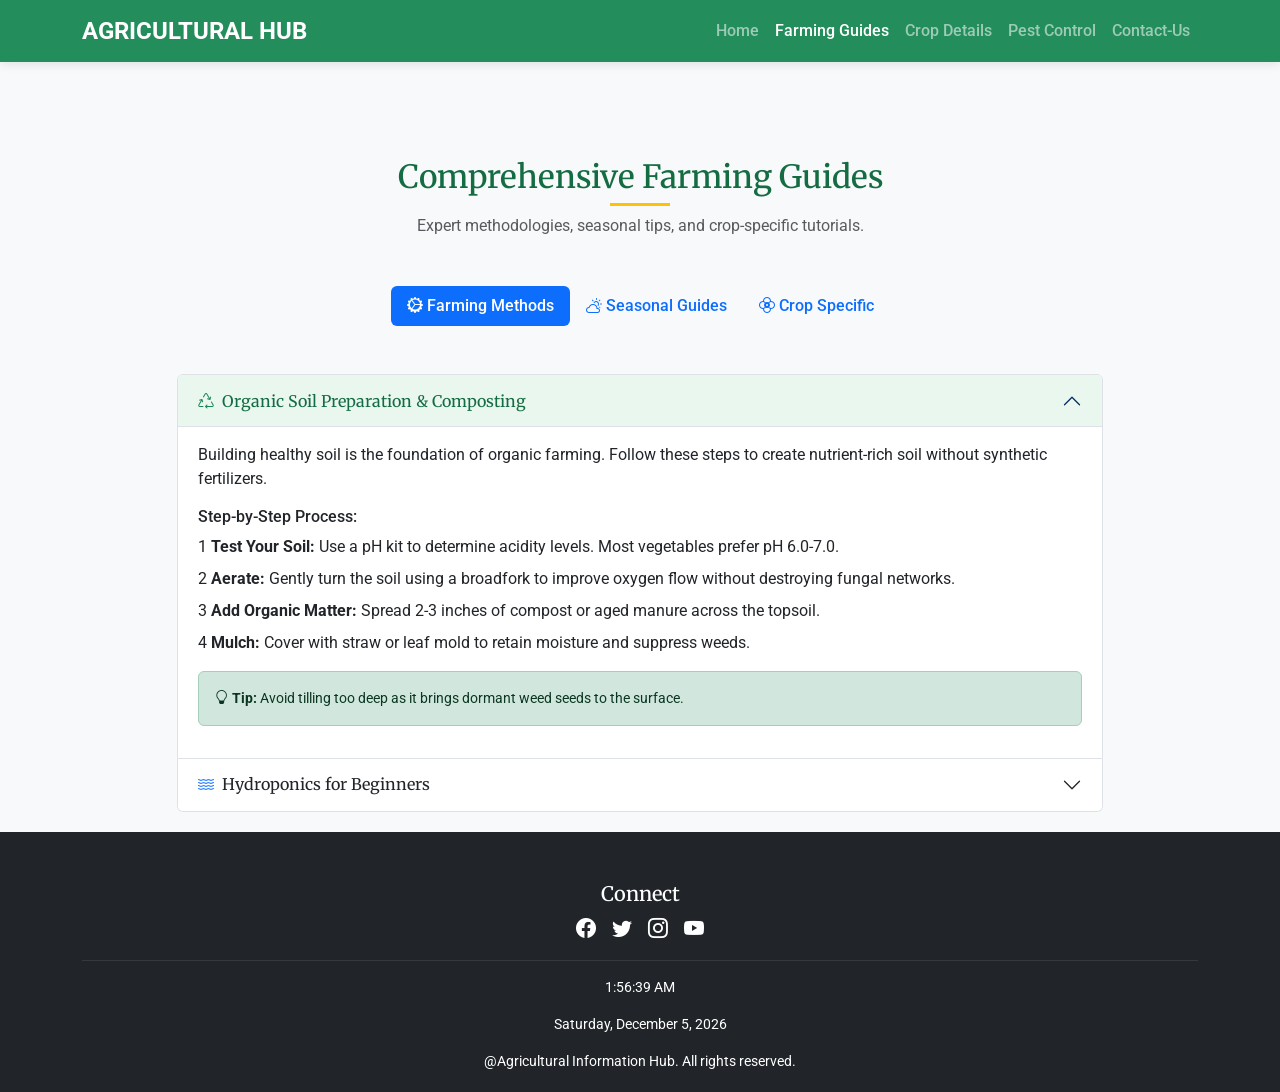
<file: Farming-Guides.html>
<!DOCTYPE html>
<html lang="en">
<head>
  <meta charset="UTF-8">
  <meta name="viewport" content="width=device-width, initial-scale=1.0">
  <title>Farming-Guides</title>
  <!-- Bootstrap 5 CSS link -->
    <link
      href="https://cdn.jsdelivr.net/npm/bootstrap@5.3.2/dist/css/bootstrap.min.css"
      rel="stylesheet"
    />
    <!-- Bootstrap 5 CSS link end -->

    <!-- Bootstrap Icons link -->
    <link
      rel="stylesheet"
      href="https://cdn.jsdelivr.net/npm/bootstrap-icons@1.11.1/font/bootstrap-icons.css"
    />
    <!-- Bootstrap Icons link end -->

    <!-- Google Fonts link -->
    <link
      href="https://fonts.googleapis.com/css2?family=Roboto:wght@300;400;500;700&family=Merriweather:wght@400;700&display=swap"
      rel="stylesheet"
    />
    <!-- Google Fonts link end -->

    <!-- css lin -->
     <link rel="stylesheet" href="css/style.css">
    <!-- css link end -->
</head>
<body data-bs-spy="scroll" data-bs-target="#main-nav" data-bs-offset="100">
  <!-- Navigation -->
  <nav class="navbar navbar-expand-lg navbar-dark fixed-top" id="main-nav">
    <div class="container">
      <a class="navbar-brand" href="#">AGRICULTURAL HUB</a>
      <button class="navbar-toggler" type="button" data-bs-toggle="collapse" data-bs-target="#navbarNav">
        <span class="navbar-toggler-icon"></span>
      </button>
      <div class="collapse navbar-collapse" id="navbarNav">
        <ul class="navbar-nav ms-auto">
          <li class="nav-item">
            <a class="nav-link" href="index.html">Home</a>
          </li>
          <li class="nav-item">
            <a class="nav-link active" href="Farming-Guides.html">Farming Guides</a>
          </li>
          <li class="nav-item">
            <a class="nav-link" href="Crop-details.html">Crop Details</a>
          </li>
          <li class="nav-item">
            <a class="nav-link" href="Pest-Control-Strategies.html">Pest Control</a>
          </li>
          <li class="nav-item">
            <a class="nav-link" href="Contact-us.html">Contact-Us</a>
          </li>
        </ul>
      </div>
    </div>
  </nav>
  <!-- Navigation end -->

   <!-- Detailed Farming Guides Section -->
    <section id="guides" class="pt-5 mt-5">
      <div class="container">
        <div class="section-header">
          <h2>Comprehensive Farming Guides</h2>
          <p class="text-muted">
            Expert methodologies, seasonal tips, and crop-specific tutorials.
          </p>
        </div>

        <!-- Categorization Tabs -->
        <ul
          class="nav nav-pills justify-content-center guide-tabs mb-5"
          id="guideTabs"
          role="tablist"
        >
          <li class="nav-item" role="presentation">
            <button
              class="nav-link active"
              id="methods-tab"
              data-bs-toggle="pill"
              data-bs-target="#methods-content"
              type="button"
            >
              <i class="bi bi-gear-wide-connected"></i> Farming Methods
            </button>
          </li>
          <li class="nav-item" role="presentation">
            <button
              class="nav-link"
              id="seasonal-tab"
              data-bs-toggle="pill"
              data-bs-target="#seasonal-content"
              type="button"
            >
              <i class="bi bi-cloud-sun"></i> Seasonal Guides
            </button>
          </li>
          <li class="nav-item" role="presentation">
            <button
              class="nav-link"
              id="crop-guides-tab"
              data-bs-toggle="pill"
              data-bs-target="#crop-guides-content"
              type="button"
            >
              <i class="bi bi-flower2"></i> Crop Specific
            </button>
          </li>
        </ul>

        <!-- Tab Content -->
        <div class="tab-content" id="guideTabsContent">
          <!-- 1. Farming Methods -->
          <div
            class="tab-pane fade show active"
            id="methods-content"
            role="tabpanel"
          >
            <div class="row">
              <div class="col-lg-10 mx-auto">
                <div class="accordion" id="accordionMethods">
                  <!-- Method 1 -->
                  <div class="accordion-item">
                    <h2 class="accordion-header">
                      <button
                        class="accordion-button"
                        type="button"
                        data-bs-toggle="collapse"
                        data-bs-target="#method1"
                      >
                        <i class="bi bi-recycle me-2 text-success"></i> Organic
                        Soil Preparation & Composting
                      </button>
                    </h2>
                    <div
                      id="method1"
                      class="accordion-collapse collapse show"
                      data-bs-parent="#accordionMethods"
                    >
                      <div class="accordion-body">
                        <p>
                          Building healthy soil is the foundation of organic
                          farming. Follow these steps to create nutrient-rich
                          soil without synthetic fertilizers.
                        </p>
                        <h6 class="mt-3 text-dark">Step-by-Step Process:</h6>
                        <ul class="list-unstyled">
                          <li class="mb-2">
                            <span class="step-badge">1</span>
                            <strong>Test Your Soil:</strong> Use a pH kit to
                            determine acidity levels. Most vegetables prefer pH
                            6.0-7.0.
                          </li>
                          <li class="mb-2">
                            <span class="step-badge">2</span>
                            <strong>Aerate:</strong> Gently turn the soil using
                            a broadfork to improve oxygen flow without
                            destroying fungal networks.
                          </li>
                          <li class="mb-2">
                            <span class="step-badge">3</span>
                            <strong>Add Organic Matter:</strong> Spread 2-3
                            inches of compost or aged manure across the topsoil.
                          </li>
                          <li class="mb-2">
                            <span class="step-badge">4</span>
                            <strong>Mulch:</strong> Cover with straw or leaf
                            mold to retain moisture and suppress weeds.
                          </li>
                        </ul>
                        <div class="alert alert-success small mt-3">
                          <i class="bi bi-lightbulb"></i>
                          <strong>Tip:</strong> Avoid tilling too deep as it
                          brings dormant weed seeds to the surface.
                        </div>
                      </div>
                    </div>
                  </div>

                  <!-- Method 2 -->
                  <div class="accordion-item">
                    <h2 class="accordion-header">
                      <button
                        class="accordion-button collapsed"
                        type="button"
                        data-bs-toggle="collapse"
                        data-bs-target="#method2"
                      >
                        <i class="bi bi-water me-2 text-primary"></i>
                        Hydroponics for Beginners
                      </button>
                    </h2>
                    <div
                      id="method2"
                      class="accordion-collapse collapse"
                      data-bs-parent="#accordionMethods"
                    >
                      <div class="accordion-body">
                        <p>
                          A guide to soil-less farming using the Deep Water
                          Culture (DWC) method.
                        </p>
                        <h6 class="mt-3 text-dark">Requirements:</h6>
                        <ul>
                          <li>Reservoir container (opaque)</li>
                          <li>Net pots and clay pebbles</li>
                          <li>Air pump and air stone</li>
                          <li>Nutrient solution</li>
                        </ul>
                        <h6 class="mt-3 text-dark">Setup Instructions:</h6>
                        <ol>
                          <li>
                            Fill reservoir with water and add nutrients
                            according to package instructions.
                          </li>
                          <li>Place air stone in water to oxygenate roots.</li>
                          <li>
                            Place plants in net pots with clay pebbles for
                            support.
                          </li>
                          <li>
                            Ensure roots touch the water, but the stem stays dry
                            to prevent rot.
                          </li>
                        </ol>
                      </div>
                    </div>
                  </div>
                </div>
              </div>
            </div>
          </div>

          <!-- 2. Seasonal Guides -->
          <div class="tab-pane fade" id="seasonal-content" role="tabpanel">
            <div class="row g-4">
              <div class="col-md-6">
                <div class="card h-100 shadow-sm border-primary border-2">
                  <div class="card-body">
                    <h4 class="card-title text-primary">
                      <i class="bi bi-flower1"></i> Spring Planting
                    </h4>
                    <p class="card-text">
                      Spring is the busiest time for preparation. Focus on
                      cool-weather crops.
                    </p>
                    <hr />
                    <ul class="list-group list-group-flush">
                      <li class="list-group-item">
                        <i class="bi bi-check-circle-fill text-success me-2"></i
                        >Start seedlings indoors (Tomatoes, Peppers).
                      </li>
                      <li class="list-group-item">
                        <i class="bi bi-check-circle-fill text-success me-2"></i
                        >Direct sow peas, spinach, and radishes as soon as soil
                        thaws.
                      </li>
                      <li class="list-group-item">
                        <i class="bi bi-check-circle-fill text-success me-2"></i
                        >Prune fruit trees before buds break.
                      </li>
                    </ul>
                  </div>
                </div>
              </div>
              <div class="col-md-6">
                <div class="card h-100 shadow-sm border-info border-2">
                  <div class="card-body">
                    <h4 class="card-title text-info">
                      <i class="bi bi-snow"></i> Winter Maintenance
                    </h4>
                    <p class="card-text">
                      Protecting your soil and equipment during the dormant
                      season.
                    </p>
                    <hr />
                    <ul class="list-group list-group-flush">
                      <li class="list-group-item">
                        <i class="bi bi-check-circle-fill text-success me-2"></i
                        >Plant cover crops (Clover, Rye) to fix nitrogen.
                      </li>
                      <li class="list-group-item">
                        <i class="bi bi-check-circle-fill text-success me-2"></i
                        >Drain irrigation hoses to prevent freezing.
                      </li>
                      <li class="list-group-item">
                        <i class="bi bi-check-circle-fill text-success me-2"></i
                        >Service machinery (Oil change, sharpen blades).
                      </li>
                    </ul>
                  </div>
                </div>
              </div>
            </div>
          </div>

          <!-- 3. Crop Specific Guides -->
          <div class="tab-pane fade" id="crop-guides-content" role="tabpanel">
            <div class="row">
              <div class="col-lg-10 mx-auto">
                <div class="accordion" id="accordionCrops">
                  <div class="accordion-item">
                    <h2 class="accordion-header">
                      <button
                        class="accordion-button"
                        type="button"
                        data-bs-toggle="collapse"
                        data-bs-target="#cropGuide1"
                      >
                        <i
                          class="bi bi-circle-fill text-warning me-2"
                          style="font-size: 0.5rem"
                        ></i>
                        Wheat Cultivation Guide
                      </button>
                    </h2>
                    <div
                      id="cropGuide1"
                      class="accordion-collapse collapse show"
                      data-bs-parent="#accordionCrops"
                    >
                      <div class="accordion-body">
                        <div class="row">
                          <div class="col-md-4">
                            <img
                              src="img/photo3.avif"
                              class="img-fluid rounded"
                              alt="Wheat"
                            />
                          </div>
                          <div class="col-md-8">
                            <h5>Land Preparation & Sowing</h5>
                            <p>
                              Wheat requires a well-pulverized seedbed. Plow the
                              land 2-3 times followed by planking.
                            </p>
                            <h6>Key Stages:</h6>
                            <ol>
                              <li>
                                <strong>Sowing:</strong> Use seed drills for
                                uniform depth (4-5cm).
                              </li>
                              <li>
                                <strong>Irrigation:</strong> Critical at Crown
                                Root Initiation (CRI) stage (21 days after
                                sowing).
                              </li>
                              <li>
                                <strong>Harvesting:</strong> Harvest when grains
                                are hard and moisture is below 14%.
                              </li>
                            </ol>
                          </div>
                        </div>
                      </div>
                    </div>
                  </div>

                  <div class="accordion-item">
                    <h2 class="accordion-header">
                      <button
                        class="accordion-button collapsed"
                        type="button"
                        data-bs-toggle="collapse"
                        data-bs-target="#cropGuide2"
                      >
                        <i
                          class="bi bi-circle-fill text-danger me-2"
                          style="font-size: 0.5rem"
                        ></i>
                        Tomato Care: Pruning & Staking
                      </button>
                    </h2>
                    <div
                      id="cropGuide2"
                      class="accordion-collapse collapse"
                      data-bs-parent="#accordionCrops"
                    >
                      <div class="accordion-body">
                        <p>
                          Indeterminate tomatoes require regular maintenance for
                          maximum yield.
                        </p>
                        <h6>Best Practices:</h6>
                        <ul>
                          <li>
                            <strong>Suckering:</strong> Remove the shoots that
                            grow in the "armpit" between the main stem and
                            branches.
                          </li>
                          <li>
                            <strong>Staking:</strong> Use cages or a trellis
                            system. Tie the main stem loosely every 6-8 inches.
                          </li>
                          <li>
                            <strong>Watering:</strong> Water at the base to keep
                            leaves dry and prevent blight.
                          </li>
                        </ul>
                      </div>
                    </div>
                  </div>
                </div>
              </div>
            </div>
          </div>
        </div>
      </div>
    </section>
  <!-- Detailed Farming Guides Section end -->
   
  <!-- Footer -->
    <footer>
      <div class="container">
        <div class="row">
          <div class="col-lg-12 text-center">
            <h5>Connect</h5>
            <div class="d-flex gap-3 justify-content-center">
              <a href="https://www.facebook.com/" target="_blank" class="text-white"
                ><i class="bi bi-facebook fs-5"></i
              ></a>
              <a href="https://x.com/" target="_blank" class="text-white"
                ><i class="bi bi-twitter fs-5"></i
              ></a>
              <a href="https://www.instagram.com/accounts/login/?hl=en" target="_blank" class="text-white"
                ><i class="bi bi-instagram fs-5"></i
              ></a>
              <a href="https://www.youtube.com/watch?v=I6D8RM7jjng" target="_blank" class="text-white"
                ><i class="bi bi-youtube fs-5"></i
              ></a>
            </div>
          </div>
        </div>
        <hr class="border-secondary" />
        <div class="text-center small">
          <p id="demo"></p>
          <p id="bemo"></p>
          <a href="#" class="text-decoration-none text-white">@Agricultural Information Hub. All rights reserved.</a> 
        </div>
      </div>
    </footer>
    <!-- Footer end -->

    <!-- Bootstrap JS -->
    <script src="https://cdn.jsdelivr.net/npm/bootstrap@5.3.2/dist/js/bootstrap.bundle.min.js"></script>
    <!-- Bootstrap JS end -->
     <script src="js/main.js"></script>
</body>
</html>
</file>
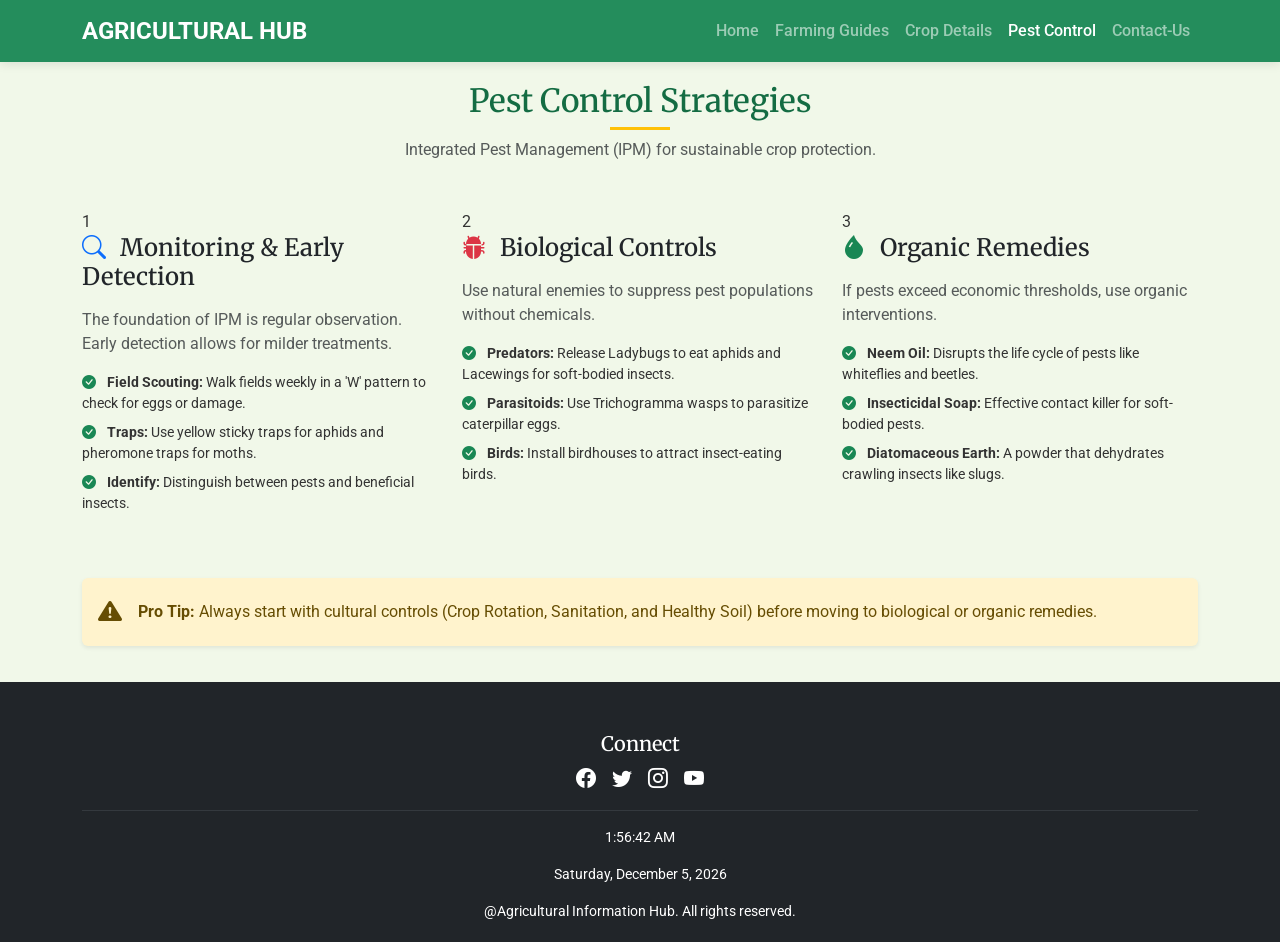
<file: Pest-Control-Strategies.html>
<!DOCTYPE html>
<html lang="en">
<head>
  <meta charset="UTF-8">
  <meta name="viewport" content="width=device-width, initial-scale=1.0">
  <title>Pest-Control-Strategies</title>
  <!-- Bootstrap 5 CSS link -->
    <link
      href="https://cdn.jsdelivr.net/npm/bootstrap@5.3.2/dist/css/bootstrap.min.css"
      rel="stylesheet"
    />
    <!-- Bootstrap 5 CSS link end -->

    <!-- Bootstrap Icons link -->
    <link
      rel="stylesheet"
      href="https://cdn.jsdelivr.net/npm/bootstrap-icons@1.11.1/font/bootstrap-icons.css"
    />
    <!-- Bootstrap Icons link end -->

    <!-- Google Fonts link -->
    <link
      href="https://fonts.googleapis.com/css2?family=Roboto:wght@300;400;500;700&family=Merriweather:wght@400;700&display=swap"
      rel="stylesheet"
    />
    <!-- Google Fonts link end -->

    <!-- css lin -->
     <link rel="stylesheet" href="css/style.css">
    <!-- css link end -->
</head>
<body data-bs-spy="scroll" data-bs-target="#main-nav" data-bs-offset="100">
  
  <!-- Navigation -->
  <nav class="navbar navbar-expand-lg navbar-dark fixed-top" id="main-nav">
    <div class="container">
      <a class="navbar-brand" href="#">AGRICULTURAL HUB</a>
      <button class="navbar-toggler" type="button" data-bs-toggle="collapse" data-bs-target="#navbarNav">
        <span class="navbar-toggler-icon"></span>
      </button>
      <div class="collapse navbar-collapse" id="navbarNav">
        <ul class="navbar-nav ms-auto">
          <li class="nav-item">
            <a class="nav-link" href="index.html">Home</a>
          </li>
          <li class="nav-item">
            <a class="nav-link" href="Farming-Guides.html">Farming Guides</a>
          </li>
          <li class="nav-item">
            <a class="nav-link" href="Crop-details.html">Crop Details</a>
          </li>
          <li class="nav-item">
            <a class="nav-link active" href="Pest-Control-Strategies.html">Pest Control</a>
          </li>
          <li class="nav-item">
            <a class="nav-link" href="Contact-us.html">Contact-Us</a>
          </li>
        </ul>
      </div>
    </div>
  </nav>
  <!-- Navigation end -->

   <!-- PEST CONTROL STRATEGIES SECTION -->
    <section id="pests" style="background-color: #f1f8e9">
      <div class="container">
        <div class="section-header">
          <h2>Pest Control Strategies</h2>
          <p class="text-muted">
            Integrated Pest Management (IPM) for sustainable crop protection.
          </p>
        </div>

        <div class="row g-4">
          <!-- Step 1: Monitoring -->
          <div class="col-md-4">
            <div class="pest-step-card">
              <div class="step-number">1</div>
              <h4 class="mb-3 text-dark">
                <i class="bi bi-search me-2 text-primary"></i> Monitoring &
                Early Detection
              </h4>
              <p class="text-muted">
                The foundation of IPM is regular observation. Early detection
                allows for milder treatments.
              </p>
              <ul class="list-unstyled small">
                <li class="mb-2">
                  <i class="bi bi-check-circle-fill text-success me-2"></i>
                  <strong>Field Scouting:</strong> Walk fields weekly in a 'W'
                  pattern to check for eggs or damage.
                </li>
                <li class="mb-2">
                  <i class="bi bi-check-circle-fill text-success me-2"></i>
                  <strong>Traps:</strong> Use yellow sticky traps for aphids and
                  pheromone traps for moths.
                </li>
                <li>
                  <i class="bi bi-check-circle-fill text-success me-2"></i>
                  <strong>Identify:</strong> Distinguish between pests and
                  beneficial insects.
                </li>
              </ul>
            </div>
          </div>

          <!-- Step 2: Biological Control -->
          <div class="col-md-4">
            <div class="pest-step-card">
              <div class="step-number">2</div>
              <h4 class="mb-3 text-dark">
                <i class="bi bi-bug-fill me-2 text-danger"></i> Biological
                Controls
              </h4>
              <p class="text-muted">
                Use natural enemies to suppress pest populations without
                chemicals.
              </p>
              <ul class="list-unstyled small">
                <li class="mb-2">
                  <i class="bi bi-check-circle-fill text-success me-2"></i>
                  <strong>Predators:</strong> Release Ladybugs to eat aphids and
                  Lacewings for soft-bodied insects.
                </li>
                <li class="mb-2">
                  <i class="bi bi-check-circle-fill text-success me-2"></i>
                  <strong>Parasitoids:</strong> Use Trichogramma wasps to
                  parasitize caterpillar eggs.
                </li>
                <li>
                  <i class="bi bi-check-circle-fill text-success me-2"></i>
                  <strong>Birds:</strong> Install birdhouses to attract
                  insect-eating birds.
                </li>
              </ul>
            </div>
          </div>

          <!-- Step 3: Organic Remedies -->
          <div class="col-md-4">
            <div class="pest-step-card">
              <div class="step-number">3</div>
              <h4 class="mb-3 text-dark">
                <i class="bi bi-droplet-fill me-2 text-success"></i> Organic
                Remedies
              </h4>
              <p class="text-muted">
                If pests exceed economic thresholds, use organic interventions.
              </p>
              <ul class="list-unstyled small">
                <li class="mb-2">
                  <i class="bi bi-check-circle-fill text-success me-2"></i>
                  <strong>Neem Oil:</strong> Disrupts the life cycle of pests
                  like whiteflies and beetles.
                </li>
                <li class="mb-2">
                  <i class="bi bi-check-circle-fill text-success me-2"></i>
                  <strong>Insecticidal Soap:</strong> Effective contact killer
                  for soft-bodied pests.
                </li>
                <li>
                  <i class="bi bi-check-circle-fill text-success me-2"></i>
                  <strong>Diatomaceous Earth:</strong> A powder that dehydrates
                  crawling insects like slugs.
                </li>
              </ul>
            </div>
          </div>
        </div>

        <!-- Quick Tip Alert -->
        <div
          class="alert alert-warning border-0 shadow-sm mt-5 d-flex align-items-center"
          role="alert"
        >
          <i class="bi bi-exclamation-triangle-fill fs-4 me-3"></i>
          <div>
            <strong>Pro Tip:</strong> Always start with cultural controls (Crop
            Rotation, Sanitation, and Healthy Soil) before moving to biological
            or organic remedies.
          </div>
        </div>
      </div>
    </section>
    <!-- PEST CONTROL STRATEGIES SECTION END -->
   
  <!-- Footer -->
    <footer>
      <div class="container">
        <div class="row">
          <div class="col-lg-12 text-center">
            <h5>Connect</h5>
            <div class="d-flex gap-3 justify-content-center">
              <a href="https://www.facebook.com/" target="_blank" class="text-white"
                ><i class="bi bi-facebook fs-5"></i
              ></a>
              <a href="https://x.com/" target="_blank" class="text-white"
                ><i class="bi bi-twitter fs-5"></i
              ></a>
              <a href="https://www.instagram.com/accounts/login/?hl=en" target="_blank" class="text-white"
                ><i class="bi bi-instagram fs-5"></i
              ></a>
              <a href="https://www.youtube.com/watch?v=I6D8RM7jjng" target="_blank" class="text-white"
                ><i class="bi bi-youtube fs-5"></i
              ></a>
            </div>
          </div>
        </div>
        <hr class="border-secondary" />
        <div class="text-center small">
          <p id="demo"></p>
          <p id="bemo"></p>
          <a href="#" class="text-decoration-none text-white">@Agricultural Information Hub. All rights reserved.</a> 
        </div>
      </div>
    </footer>
    <!-- Footer end -->

    <!-- Bootstrap JS -->
    <script src="https://cdn.jsdelivr.net/npm/bootstrap@5.3.2/dist/js/bootstrap.bundle.min.js"></script>
    <!-- Bootstrap JS end -->
     <script src="js/main.js"></script>
</body>
</html>
</file>
<file: css/style.css>
:root{
    --primary-green: #198754;
    --dark-green: #146c43;
    --earth-brown: #8d6e63;
    --light-bg: #f8f9fa;
    --accent-gold: #ffc107;
    --ai-purple: #6f42c1;
    --ai-light: #f3ebff;
}

body {
    font-family: "Roboto", sans-serif;
    color: #333;
    background-color: var(--light-bg);
    padding-top: 62px; /* Offset for fixed navbar */
}

h1,h2,h3,h4,h5 {
    font-family: "Merriweather", serif;
}

/* Navigation */
.navbar {
    background-color: rgba(25, 135, 84, 0.95) !important;
    backdrop-filter: blur(10px);
    box-shadow: 0 2px 10px rgba(0, 0, 0, 0.1);
}

.navbar-brand {
    font-weight: 700;
    font-size: 1.5rem;
}
.nav-link {
    font-weight: 500;
    transition: color 0.3s;
}
.nav-link:hover {
    color: var(--accent-gold) !important;
}
/* Navigation end */

/* Hero Section */
.hero-section {
    background: linear-gradient(rgba(0, 0, 0, 0.5), rgba(0, 0, 0, 0.5)),
        url("../img/sunny-meadow-landscape.jpg");
    background-size: cover;
    background-position: center;
    background-attachment: fixed;
    height: 80vh;
    display: flex;
    align-items: center;
    justify-content: center;
    color: white;
    text-align: center;
}
.hero-content h1 {
    font-size: 3.5rem;
    text-shadow: 2px 2px 4px rgba(0, 0, 0, 0.5);
    margin-bottom: 1rem;
}
/* Hero Section End */

/* farming Section */
.farming-top{
    background: 
          url("../img/photo.avif");
    background-size: cover;
    background-position: center;
    align-items: center;
    justify-content: center;
    color: white;
    text-align: center;
    padding-bottom: 20px;
    margin-bottom: 40px;
}
.page-header {
    height: 170px;
    display: flex;
    align-items: center;
    justify-content: center;
    text-shadow: 1px 1px 4px black;
}
.data {
    text-shadow: 2px 2px 8px black;
}
/* Cards section */
.cad-head {
    padding-bottom: 20px;
    text-align: center;
}
.cad-head h4 {
    font-size: 40px;
}
.card {
    border: none;
    border-radius: 15px;
    box-shadow: 0 5px 15px rgba(0, 0, 0, 0.05);
    transition: transform 0.3s, box-shadow 0.3s;
    overflow: hidden;
}
.card:hover {
    transform: translateY(-5px);
    box-shadow: 0 10px 20px rgba(0, 0, 0, 0.1);
}
.card-img-top {
    height: 200px;
    object-fit: cover;
}
/* Cards section end */

/* Section Styling */
section {
    padding: 20px 0;
}
.section-header {
    text-align: center;
    margin-bottom: 3rem;
}
.section-header h2 {
    color: var(--dark-green);
    position: relative;
    display: inline-block;
    padding-bottom: 10px;
}
.section-header h2::after {
    content: "";
    position: absolute;
    width: 60px;
    height: 3px;
    background-color: var(--accent-gold);
    bottom: 0;
    left: 50%;
    transform: translateX(-50%);
}
/* Guides Section */
.accordion-button:not(.collapsed) {
    color: var(--dark-green);
    background-color: #e9f7ef;
}
.accordion-button:focus {
    box-shadow: 0 0 0 0.25rem rgba(25, 135, 84, 0.25);
}
/* farming Section End */

/* Pest Control */
.pest-card {
    border-left: 5px solid var(--primary-green);
}
/* Pest Control end */

/* Contact Form */
.contact-section {
    background-color: white;
}
.form-control:focus {
    border-color: var(--primary-green);
    box-shadow: 0 0 0 0.25rem rgba(25, 135, 84, 0.25);
}
.btn-primary {
    background-color: var(--primary-green);
    border-color: var(--primary-green);
}
.btn-primary:hover {
    background-color: var(--dark-green);
    border-color: var(--dark-green);
}
.btn-ai {
    background-color: var(--ai-purple);
    color: white;
    border: none;
    transition: all 0.3s;
}
.btn-ai:hover {
    background-color: #5a32a3;
    color: white;
    transform: translateY(-2px);
}
/* Contact Form end */

/* Footer */
footer {
    background-color: #212529;
    color: white;
    padding: 50px 0 20px;
}

/* Crop Information Database */

/* Features Summary Cards */
.feature-cards-container {
    margin-top: -60px;
    position: relative;
    z-index: 2;
    margin-bottom: 20px;
}
.feature-card {
    border: none;
    border-radius: 15px;
    box-shadow: 0 5px 15px rgba(0,0,0,0.05);
    transition: transform 0.3s;
    height: 100%;
    background: white;
}
.feature-card:hover {
    transform: translateY(-5px);
}

element.style {
    margin: 0px;
}
/* Features Summary Cards end */

/* Crop Information Database */

/* Crop Section Specifics */
.crop-card {
    border: none;
    border-radius: 15px;
    overflow: hidden;
    transition: all 0.3s ease;
    box-shadow: 0 4px 6px rgba(0,0,0,0.05);
    height: 100%;
}
.crop-card:hover {
    transform: translateY(-5px);
    box-shadow: 0 12px 20px rgba(0,0,0,0.15);
}
.crop-img-wrapper {
    position: relative;
    height: 220px;
    overflow: hidden;
}
.crop-img-wrapper img {
    width: 100%;
    height: 100%;
    object-fit: cover;
    transition: transform 0.5s;
}
.crop-card:hover .crop-img-wrapper img {
    transform: scale(1.1);
}
.category-badge {
    position: absolute;
    top: 15px;
    right: 15px;
    padding: 5px 12px;
    border-radius: 20px;
    font-size: 0.8rem;
    font-weight: 600;
    color: white;
    z-index: 2;
}
/* Crop Section Specifics end */

/* Crop Information Database */

/* Footer */
</file>
